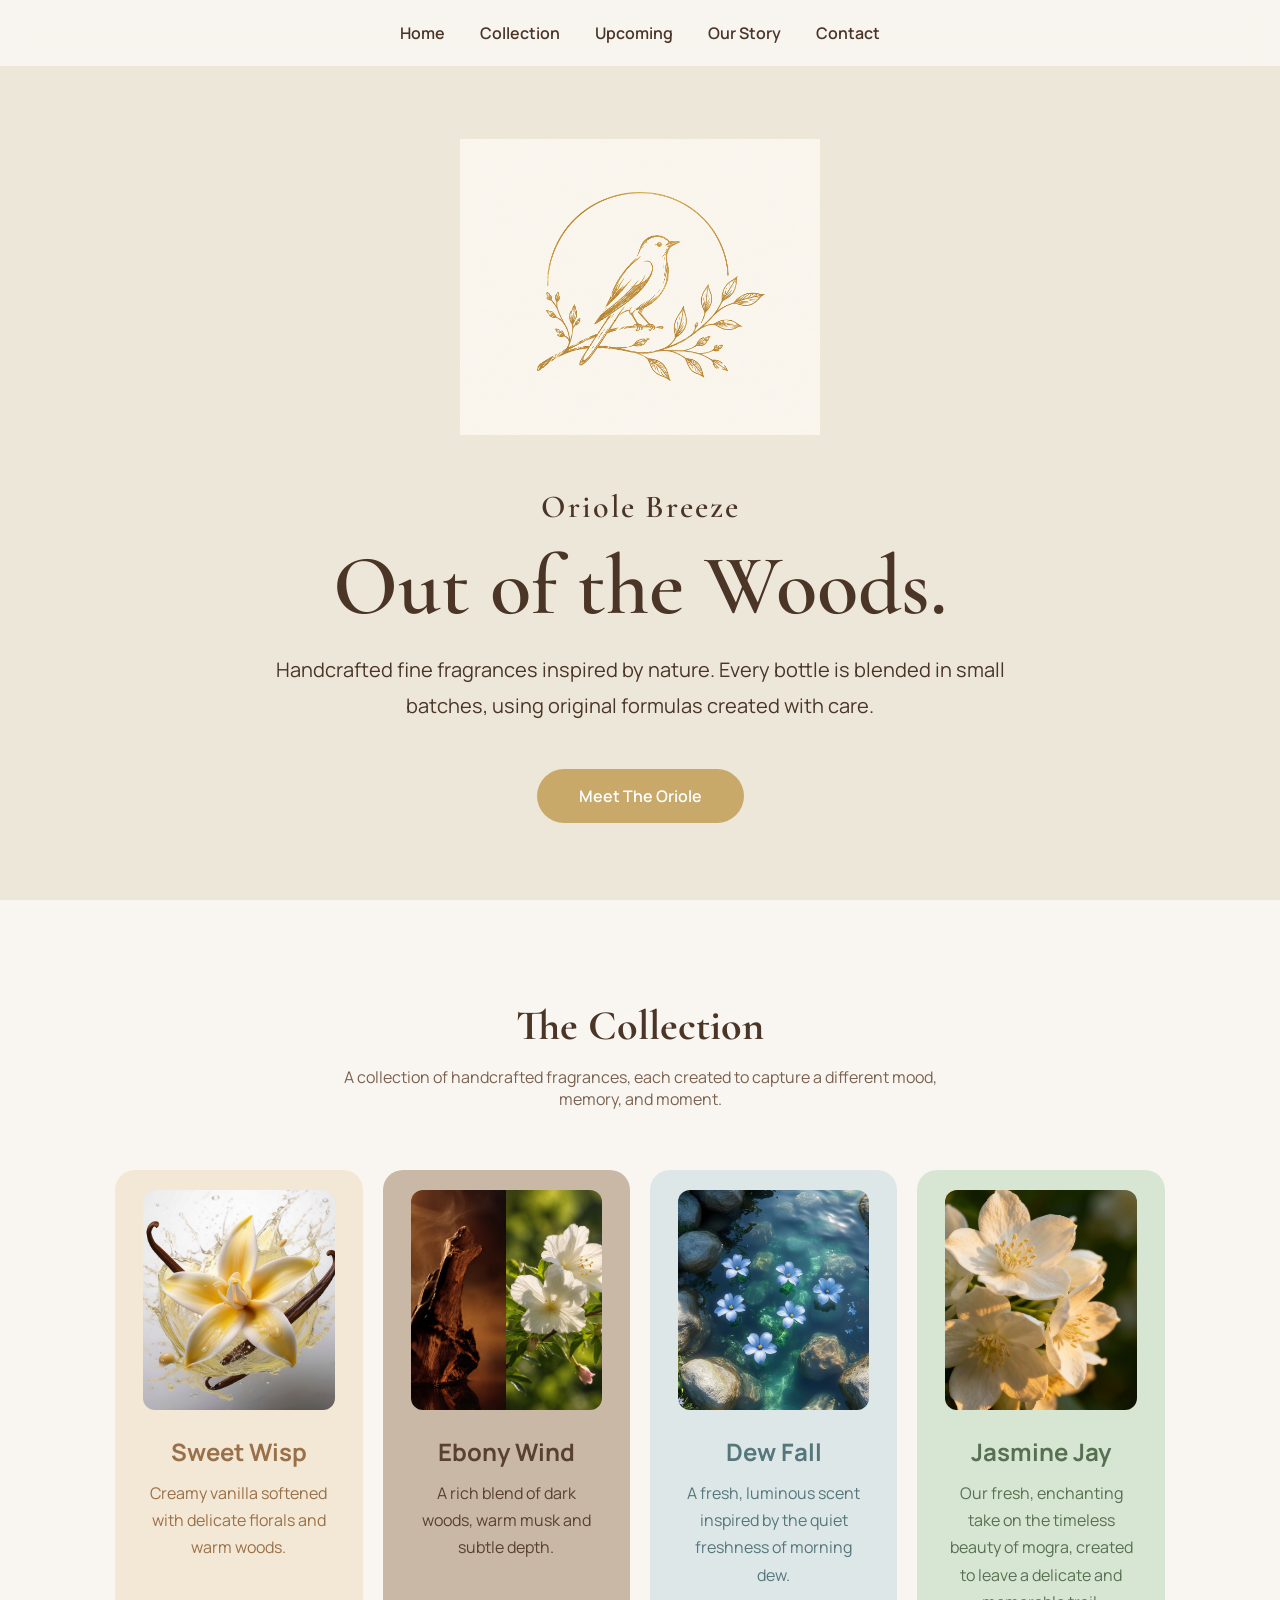
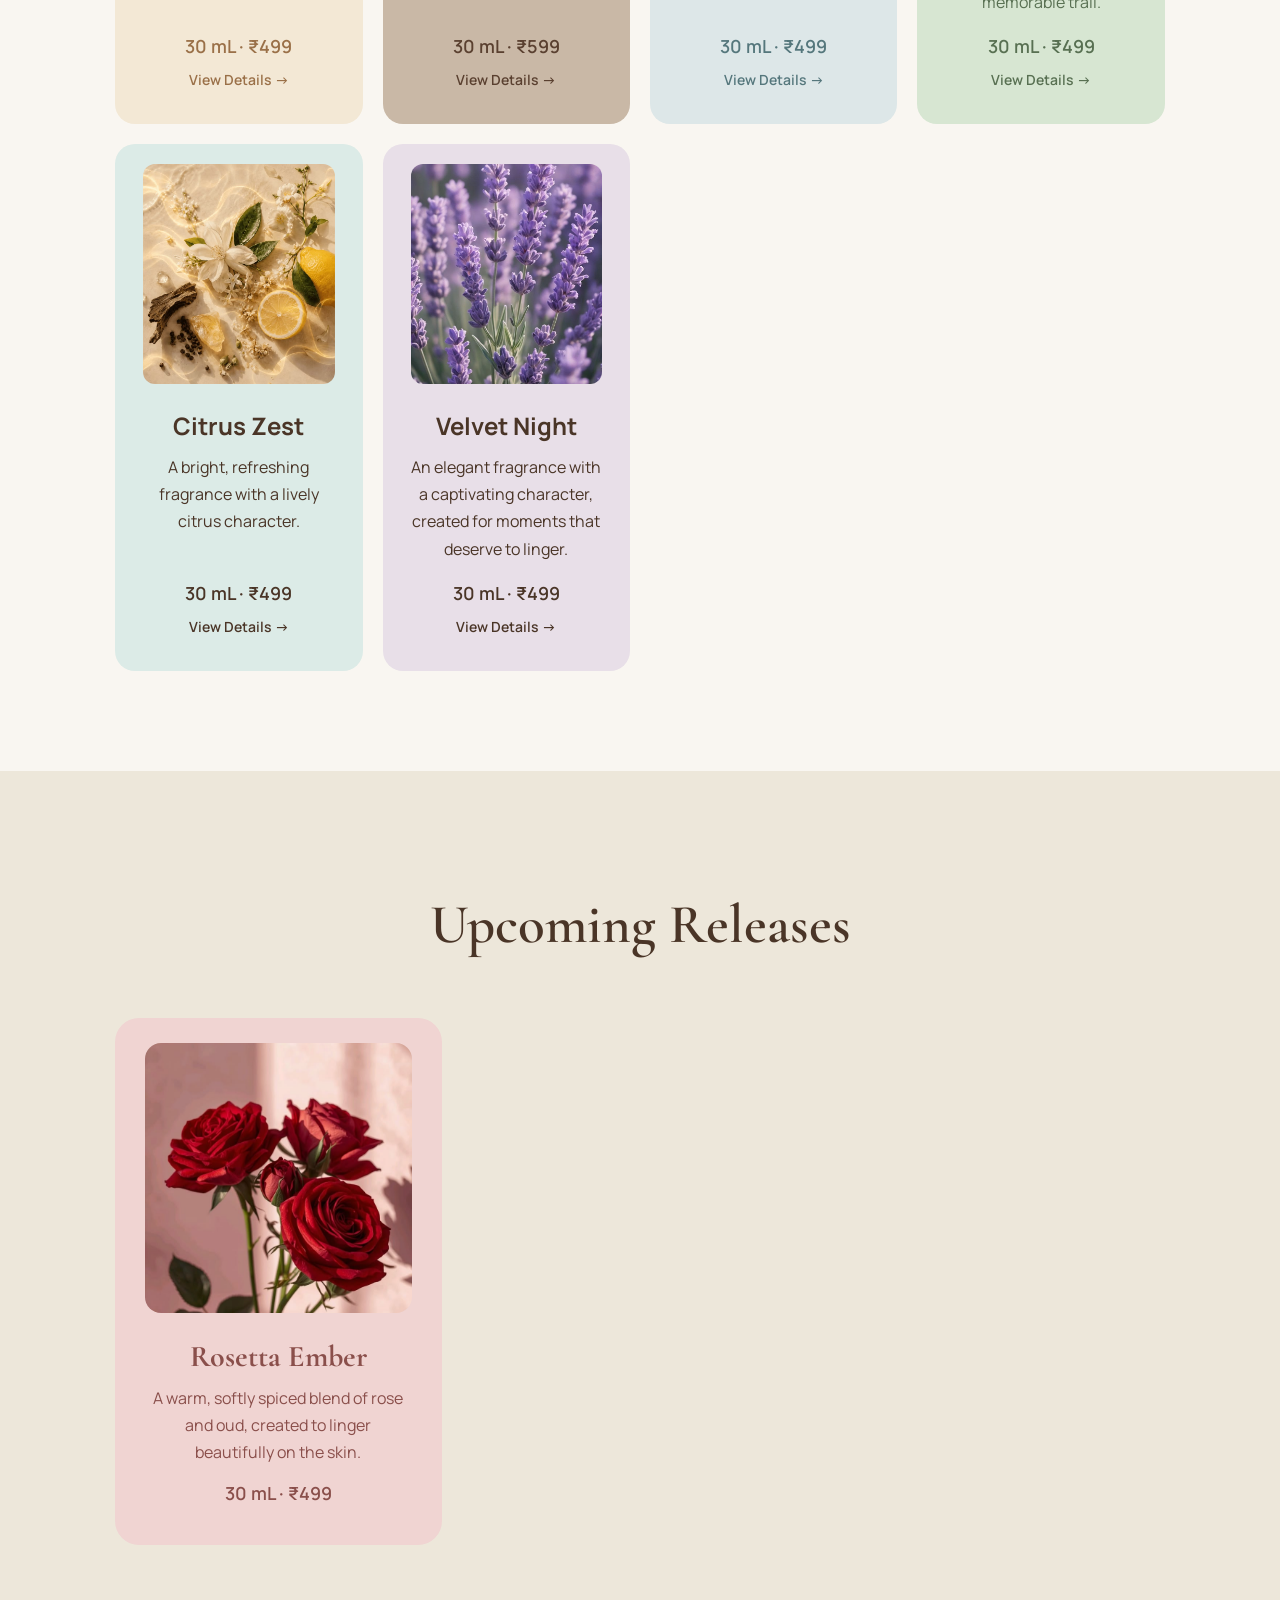
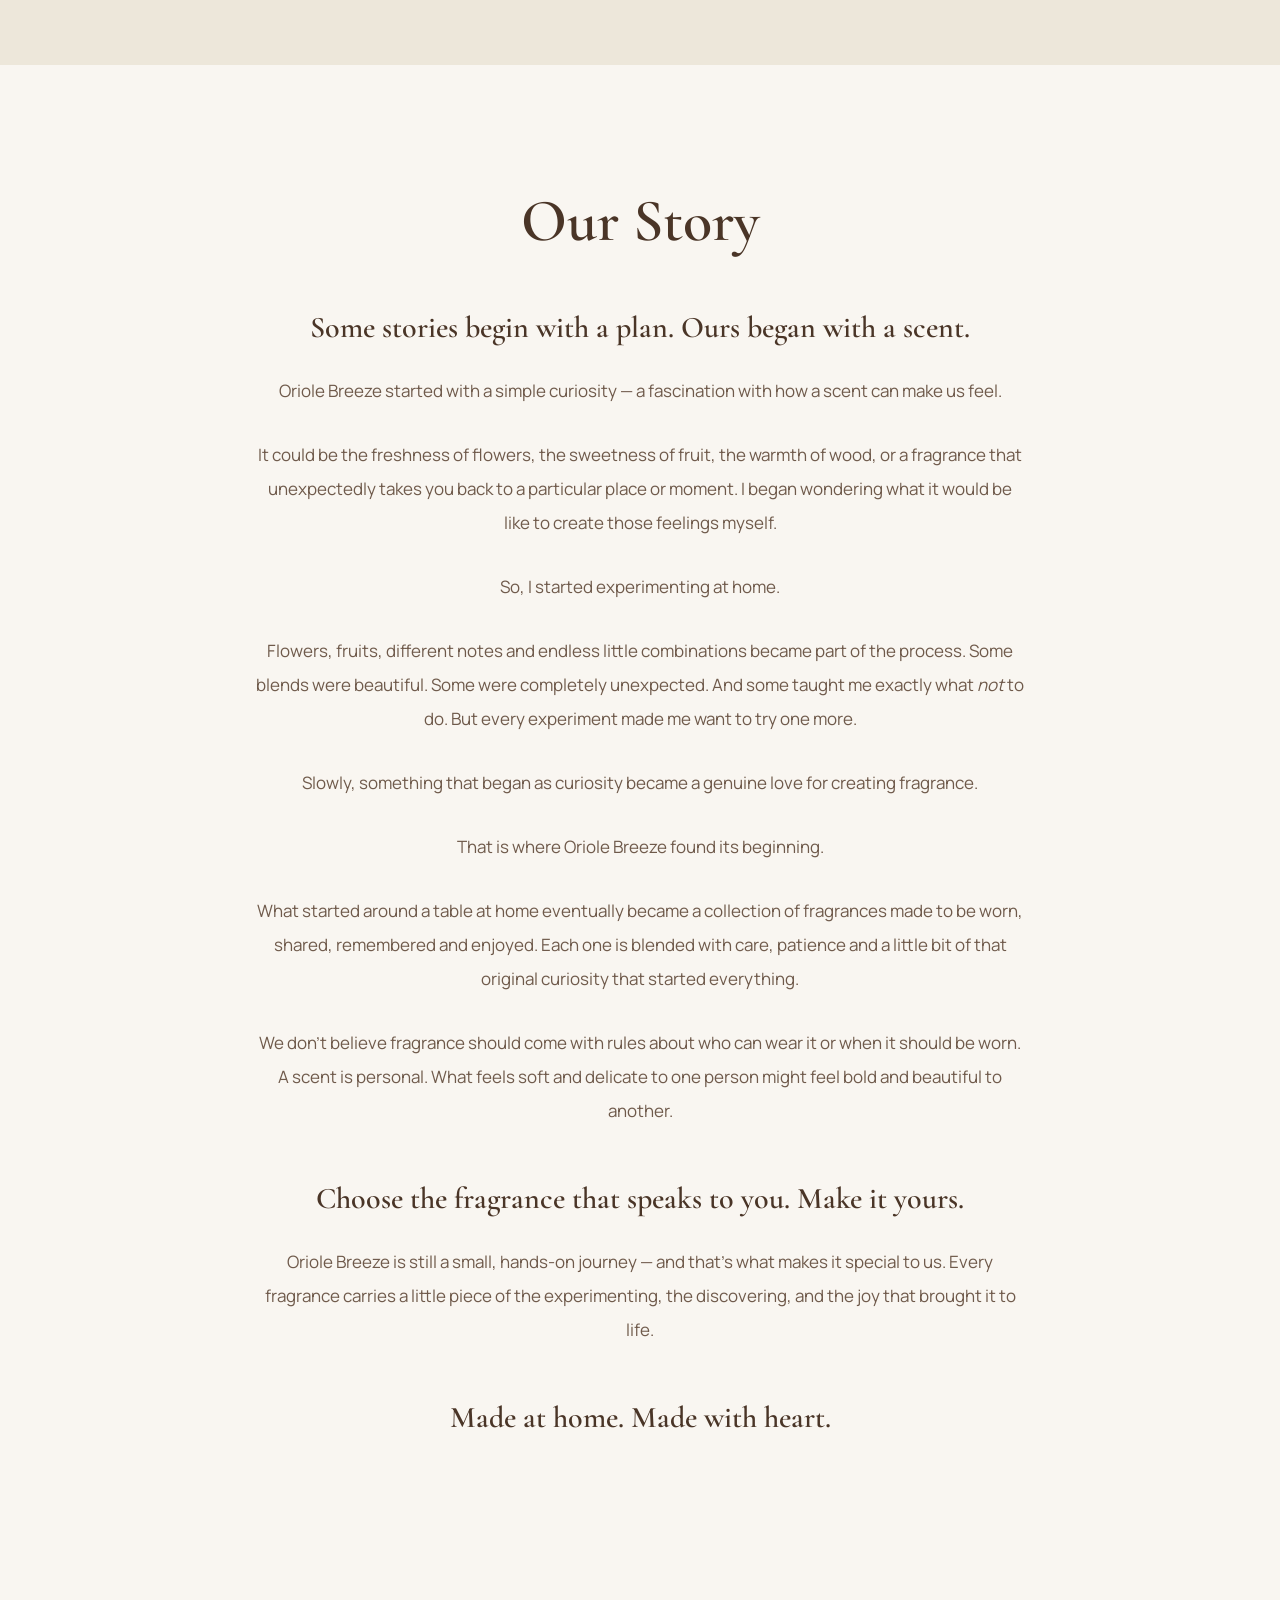
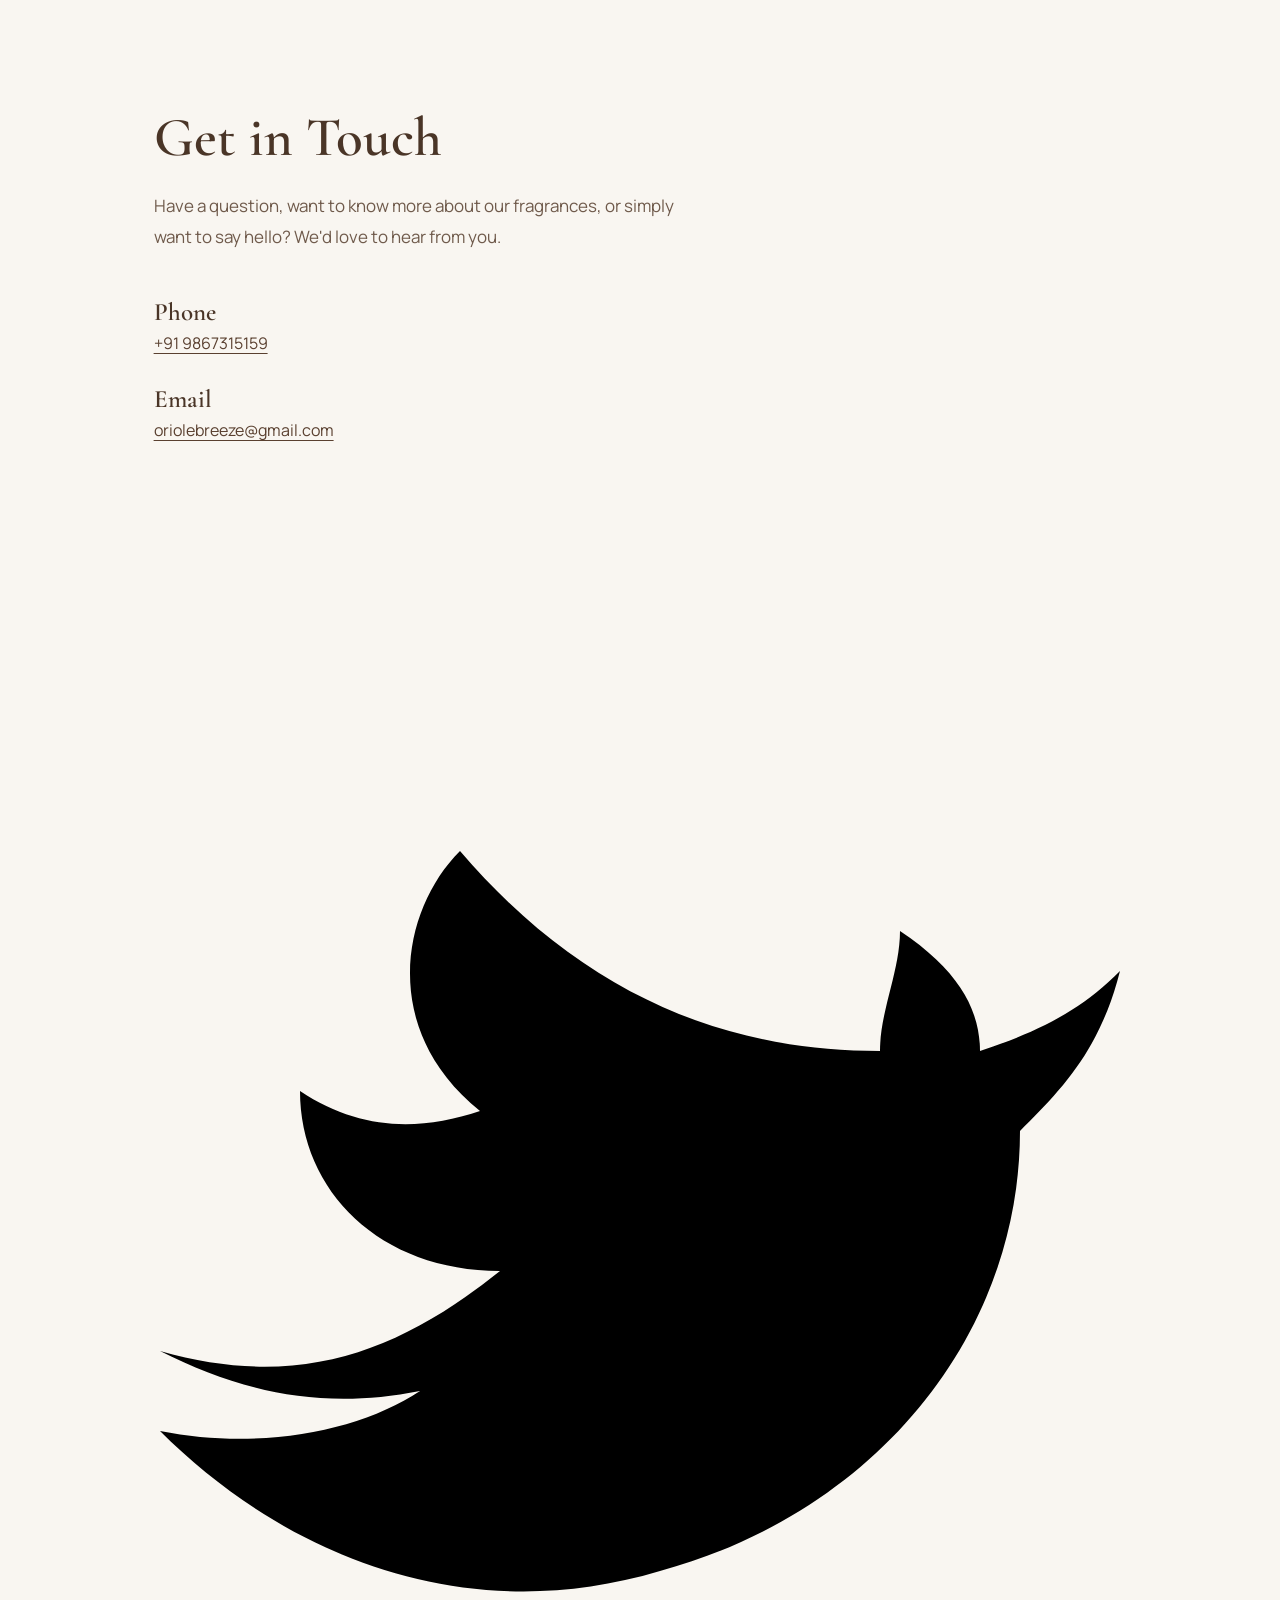
<file: index.html>
<!DOCTYPE html>
<html lang="en">

<head>

<meta charset="UTF-8">
<meta name="viewport" content="width=device-width, initial-scale=1.0">

<title>Oriole Breeze | Out of the Woods.</title>

<link rel="preconnect" href="https://fonts.googleapis.com">
<link rel="preconnect" href="https://fonts.gstatic.com" crossorigin>

<link href="https://fonts.googleapis.com/css2?family=Cormorant+Garamond:wght@400;500;600;700&family=Manrope:wght@300;400;500;600&display=swap" rel="stylesheet">

<link rel="stylesheet" href="style.css">

<style>

.brand-name{
    font-family:'Cormorant Garamond',serif;
    font-size:32px;
    font-weight:600;
    letter-spacing:2px;
    margin-bottom:8px;
}

/* PASTEL COLOURS FOR CITRUS ZEST AND VELVET NIGHT */

.products .card.citrus-zest{
    background-color:#DCEBE7;
}

.products .card.velvet-night{
    background-color:#E8DFE8;
}

</style>

</head>

<body>

<!-- NAVIGATION -->

<header>

<nav>

<ul>
<li><a href="#home">Home</a></li>
<li><a href="#collection">Collection</a></li>
<li><a href="#upcoming">Upcoming</a></li>
<li><a href="#story">Our Story</a></li>
<li><a href="#contact">Contact</a></li>
</ul>

</nav>

</header>


<!-- HOME -->

<section class="hero" id="home">

<div class="hero-text">

<img
src="bobo.png"
alt="Bobo, the golden oriole"
class="hero-bobo"
>

<h2 class="brand-name">Oriole Breeze</h2>

<h1>Out of the Woods.</h1>

<p>
Handcrafted fine fragrances inspired by nature.
Every bottle is blended in small batches,
using original formulas created with care.
</p>

<a href="oriole.html" class="button">
Meet The Oriole
</a>

</div>

</section>


<!-- COLLECTION -->

<section class="collection" id="collection">

<h2>The Collection</h2>

<p class="collection-intro">
A collection of handcrafted fragrances, each created to capture
a different mood, memory, and moment.
</p>

<div class="products">


<!-- SWEET WISP -->

<a href="Sweet-Wisp.html" class="card sweet-wisp">

<img src="Sweet Wisp.jpg" alt="Sweet Wisp">

<h3>Sweet Wisp</h3>

<p>
Creamy vanilla softened with delicate florals and warm woods.
</p>

<strong>30 mL · ₹499</strong>

<span class="view-details">View Details →</span>

</a>


<!-- EBONY WIND -->

<a href="Ebony-Wind.html" class="card ebony-wind">

<img src="Ebony Wind.png" alt="Ebony Wind">

<h3>Ebony Wind</h3>

<p>
A rich blend of dark woods, warm musk and subtle depth.
</p>

<strong>30 mL · ₹599</strong>

<span class="view-details">View Details →</span>

</a>


<!-- DEW FALL -->

<a href="Dew-Fall.html" class="card dew-fall">

<img src="Dew Fall.jpg" alt="Dew Fall">

<h3>Dew Fall</h3>

<p>
A fresh, luminous scent inspired by the quiet freshness of morning dew.
</p>

<strong>30 mL · ₹499</strong>

<span class="view-details">View Details →</span>

</a>


<!-- JASMINE JAY -->

<a href="Jasmine-Jay.html" class="card jasmine-jay">

<img src="Jasmine Jay.jpg" alt="Jasmine Jay">

<h3>Jasmine Jay</h3>

<p>
Our fresh, enchanting take on the timeless beauty of mogra,
created to leave a delicate and memorable trail.
</p>

<strong>30 mL · ₹499</strong>

<span class="view-details">View Details →</span>

</a>


<!-- CITRUS ZEST -->

<a href="Citrus-Zest.html" class="card citrus-zest">

<img src="Petal Show.jpg" alt="Citrus Zest">

<h3>Citrus Zest</h3>

<p>
A bright, refreshing fragrance with a lively citrus character.
</p>

<strong>30 mL · ₹499</strong>

<span class="view-details">View Details →</span>

</a>


<!-- VELVET NIGHT -->

<a href="Velvet-Night.html" class="card velvet-night">

<img src="Lilac Lark.jpg" alt="Velvet Night">

<h3>Velvet Night</h3>

<p>
An elegant fragrance with a captivating character,
created for moments that deserve to linger.
</p>

<strong>30 mL · ₹499</strong>

<span class="view-details">View Details →</span>

</a>


</div>

</section>


<!-- UPCOMING RELEASES -->

<section class="upcoming" id="upcoming">

<h2>Upcoming Releases</h2>

<div class="upcoming-products">

<!-- ROSETTA EMBER -->

<div class="upcoming-card rosetta-ember">

<img src="Rosetta Ember.jpg" alt="Rosetta Ember">

<h3>Rosetta Ember</h3>

<p>
A warm, softly spiced blend of rose and oud,
created to linger beautifully on the skin.
</p>

<strong>30 mL · ₹499</strong>

</div>

</div>

</section>


<!-- OUR STORY -->

<section class="story" id="story">

<div class="story-text">

<h2>Our Story</h2>

<h3>
Some stories begin with a plan. Ours began with a scent.
</h3>

<p>
Oriole Breeze started with a simple curiosity —
a fascination with how a scent can make us feel.
</p>

<p>
It could be the freshness of flowers, the sweetness of fruit,
the warmth of wood, or a fragrance that unexpectedly takes you
back to a particular place or moment. I began wondering what it
would be like to create those feelings myself.
</p>

<p>
So, I started experimenting at home.
</p>

<p>
Flowers, fruits, different notes and endless little combinations
became part of the process. Some blends were beautiful.
Some were completely unexpected. And some taught me exactly
what <em>not</em> to do. But every experiment made me want to try one more.
</p>

<p>
Slowly, something that began as curiosity became a genuine love
for creating fragrance.
</p>

<p>
That is where Oriole Breeze found its beginning.
</p>

<p>
What started around a table at home eventually became a collection
of fragrances made to be worn, shared, remembered and enjoyed.
Each one is blended with care, patience and a little bit of
that original curiosity that started everything.
</p>

<p>
We don't believe fragrance should come with rules about who can
wear it or when it should be worn. A scent is personal. What feels
soft and delicate to one person might feel bold and beautiful to another.
</p>

<h3>
Choose the fragrance that speaks to you. Make it yours.
</h3>

<p>
Oriole Breeze is still a small, hands-on journey — and that's what
makes it special to us. Every fragrance carries a little piece of
the experimenting, the discovering, and the joy that brought it to life.
</p>

<h3>
Made at home. Made with heart.
</h3>

</div>

</section>


<!-- CONTACT -->

<section class="contact" id="contact">

<h2>Get in Touch</h2>

<p class="contact-intro">
Have a question, want to know more about our fragrances,
or simply want to say hello?
We'd love to hear from you.
</p>

<div class="contact-details">

<p>
<strong>Phone</strong>
<a href="tel:+919867315159">+91 9867315159</a>
</p>

<p>
<strong>Email</strong>
<a href="mailto:oriolebreeze@gmail.com">
oriolebreeze@gmail.com
</a>
</p>

</div>

</section>


<!-- SHOPPING CART BIRD -->

<a href="cart.html" class="cart-bird" aria-label="Shopping Cart">

<svg viewBox="0 0 64 64" xmlns="http://www.w3.org/2000/svg">

<path d="M8 38
C15 40 20 38 25 34
C19 34 15 30 15 25
C18 27 21 27 24 26
C19 22 20 16 23 13
C29 20 36 23 44 23
C44 21 45 19 45 17
C48 19 49 21 49 23
C52 22 54 21 56 19
C55 23 53 25 51 27
C51 37 44 46 33 49
C23 52 14 48 8 42
C13 43 18 42 21 40
C16 41 12 40 8 38Z"/>

</svg>

</a>

</body>

</html>
</file>
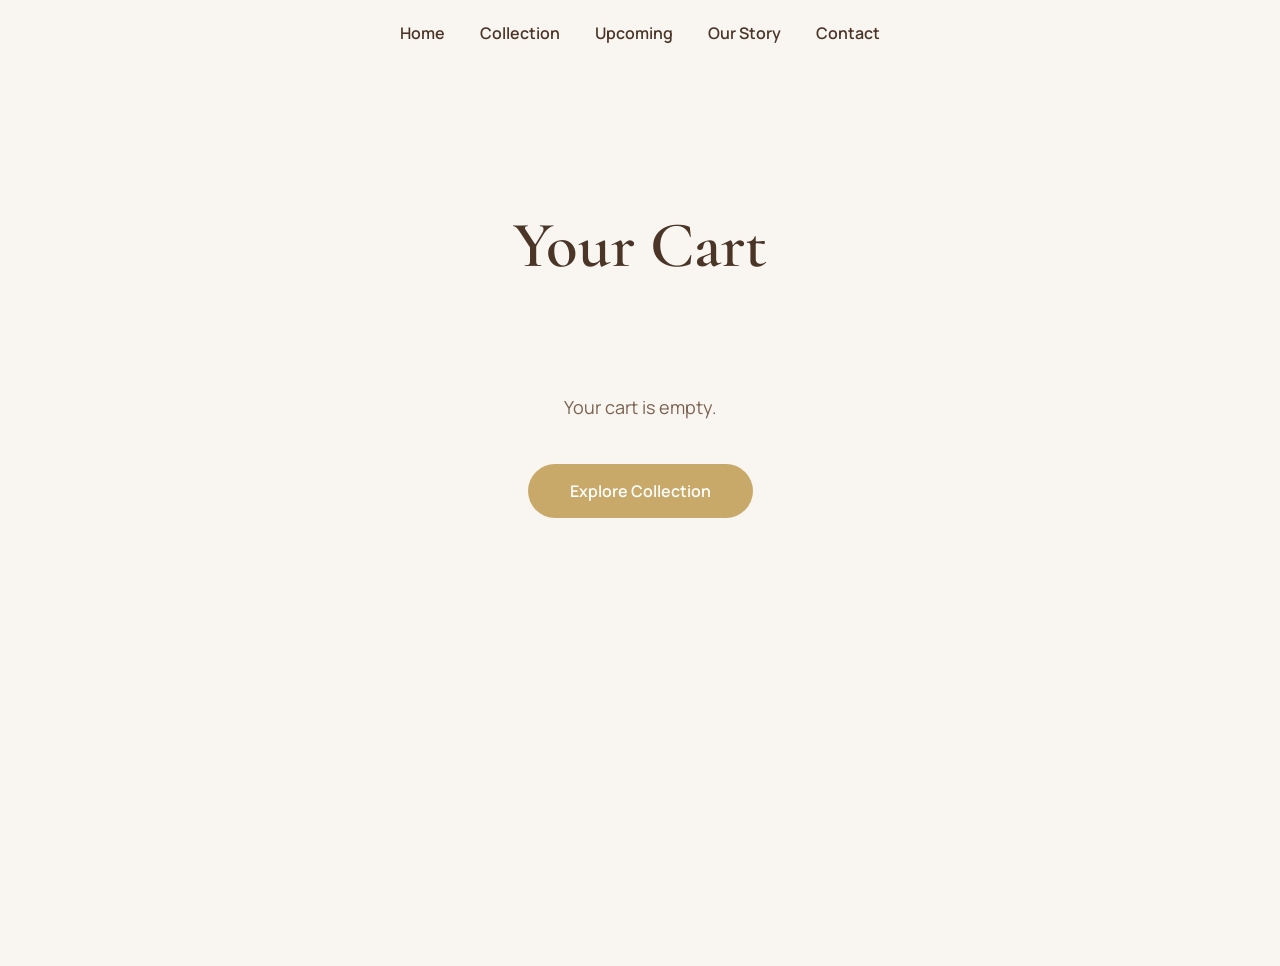
<file: cart.html>
<!DOCTYPE html>
<html lang="en">

<head>

<meta charset="UTF-8">
<meta name="viewport" content="width=device-width, initial-scale=1.0">

<title>Your Cart | Oriole Breeze</title>

<link rel="preconnect" href="https://fonts.googleapis.com">
<link rel="preconnect" href="https://fonts.gstatic.com" crossorigin>

<link href="https://fonts.googleapis.com/css2?family=Cormorant+Garamond:wght@400;500;600;700&family=Manrope:wght@300;400;500;600&display=swap" rel="stylesheet">

<style>

*{
margin:0;
padding:0;
box-sizing:border-box;
}

body{
font-family:'Manrope',sans-serif;
background:#F9F6F1;
color:#4A3527;
}

nav{
width:100%;
padding:22px 9%;
display:flex;
justify-content:center;
background:rgba(249,246,241,.92);
backdrop-filter:blur(12px);
}

nav ul{
display:flex;
gap:35px;
list-style:none;
}

nav a{
text-decoration:none;
color:#4A3527;
font-weight:600;
}

.cart-page{
min-height:100vh;
padding:140px 9% 100px;
max-width:1000px;
margin:auto;
}

.cart-page h1{
font-family:'Cormorant Garamond',serif;
font-size:65px;
font-weight:600;
margin-bottom:50px;
text-align:center;
}

.cart-item{
display:flex;
align-items:center;
justify-content:space-between;
gap:30px;
padding:25px 0;
border-bottom:1px solid #DED4C8;
}

.cart-item-info h2{
font-family:'Cormorant Garamond',serif;
font-size:30px;
margin-bottom:6px;
}

.cart-item-info p{
color:#7b6250;
font-size:15px;
}

.cart-controls{
display:flex;
align-items:center;
gap:15px;
}

.cart-controls button{
width:34px;
height:34px;
border:none;
border-radius:50%;
background:#E8D8C3;
color:#4A3527;
font-size:18px;
cursor:pointer;
}

.cart-quantity{
min-width:20px;
text-align:center;
}

.cart-price{
font-size:18px;
font-weight:600;
min-width:90px;
text-align:right;
}

.remove{
border:none;
background:none;
color:#9A7048;
cursor:pointer;
font-family:'Manrope',sans-serif;
font-size:13px;
}

.remove:hover{
color:#4A3527;
}

.cart-summary{
margin-top:45px;
padding:30px;
background:#F3E8D5;
border-radius:20px;
text-align:right;
}

.cart-summary p{
font-size:18px;
margin-bottom:20px;
}

.cart-summary strong{
font-size:26px;
}

.checkout-button{
display:inline-block;
margin-top:20px;
padding:16px 42px;
background:#C8A96A;
color:white;
border:none;
border-radius:50px;
font-family:'Manrope',sans-serif;
font-size:16px;
font-weight:600;
cursor:pointer;
text-decoration:none;
transition:.3s;
}

.checkout-button:hover{
background:#4A3527;
transform:translateY(-3px);
}

.empty-cart{
text-align:center;
padding:60px 20px;
color:#7b6250;
}

.empty-cart p{
font-size:18px;
margin-bottom:25px;
}

@media(max-width:700px){

.cart-page{
padding:120px 7% 70px;
}

.cart-page h1{
font-size:50px;
}

.cart-item{
flex-wrap:wrap;
}

.cart-price{
text-align:left;
}

.cart-summary{
text-align:center;
}

}

</style>

</head>

<body>

<nav>

<ul>

<li><a href="index.html">Home</a></li>

<li><a href="index.html#collection">Collection</a></li>

<li><a href="index.html#upcoming">Upcoming</a></li>

<li><a href="index.html#story">Our Story</a></li>

<li><a href="index.html#contact">Contact</a></li>

</ul>

</nav>

<section class="cart-page">

<h1>Your Cart</h1>

<div id="cartItems"></div>

<div class="cart-summary" id="cartSummary">

<p>
Total: <strong id="cartTotal">₹0</strong>
</p>

<button class="checkout-button" onclick="orderOnWhatsApp()">
Order on WhatsApp
</button>

</div>

</section>

<script>

function displayCart(){

let cart = JSON.parse(localStorage.getItem("orioleCart")) || [];

let cartItems = document.getElementById("cartItems");

let cartSummary = document.getElementById("cartSummary");

let cartTotal = document.getElementById("cartTotal");

if(cart.length === 0){

cartItems.innerHTML = `
<div class="empty-cart">

<p>Your cart is empty.</p>

<a href="index.html#collection" class="checkout-button">
Explore Collection
</a>

</div>
`;

cartSummary.style.display = "none";

return;

}

cartSummary.style.display = "block";

let total = 0;

cartItems.innerHTML = "";

cart.forEach((item,index) => {

let itemTotal = item.price * item.quantity;

total += itemTotal;

cartItems.innerHTML += `

<div class="cart-item">

<div class="cart-item-info">

<h2>${item.name}</h2>

<p>30 mL · ₹${item.price}</p>

</div>

<div class="cart-controls">

<button onclick="changeQuantity(${index},-1)">
−
</button>

<span class="cart-quantity">
${item.quantity}
</span>

<button onclick="changeQuantity(${index},1)">
+
</button>

</div>

<div class="cart-price">
₹${itemTotal}
</div>

<button class="remove" onclick="removeItem(${index})">
Remove
</button>

</div>

`;

});

cartTotal.textContent = "₹" + total;

}

function changeQuantity(index,amount){

let cart = JSON.parse(localStorage.getItem("orioleCart")) || [];

cart[index].quantity += amount;

if(cart[index].quantity <= 0){
cart.splice(index,1);
}

localStorage.setItem("orioleCart",JSON.stringify(cart));

displayCart();

}

function removeItem(index){

let cart = JSON.parse(localStorage.getItem("orioleCart")) || [];

cart.splice(index,1);

localStorage.setItem("orioleCart",JSON.stringify(cart));

displayCart();

}

/* WHATSAPP ORDER */

function orderOnWhatsApp(){

let cart = JSON.parse(localStorage.getItem("orioleCart")) || [];

if(cart.length === 0){
return;
}

let total = 0;

let message = "Hi Oriole Breeze! 🐦✨\n\n";

message += "I'd like to place an order:\n\n";

cart.forEach(item => {

let itemTotal = item.price * item.quantity;

total += itemTotal;

message += `${item.name} × ${item.quantity} — ₹${itemTotal}\n`;

});

message += `\nTotal: ₹${total}\n\n`;

message += "Name:\n";
message += "Address:\n";
message += "Phone:\n";

let whatsappNumber = "919867315159";

let whatsappURL =
"https://wa.me/" + whatsappNumber +
"?text=" + encodeURIComponent(message);

window.open(whatsappURL, "_blank");

}

displayCart();

</script>

</body>

</html>
</file>
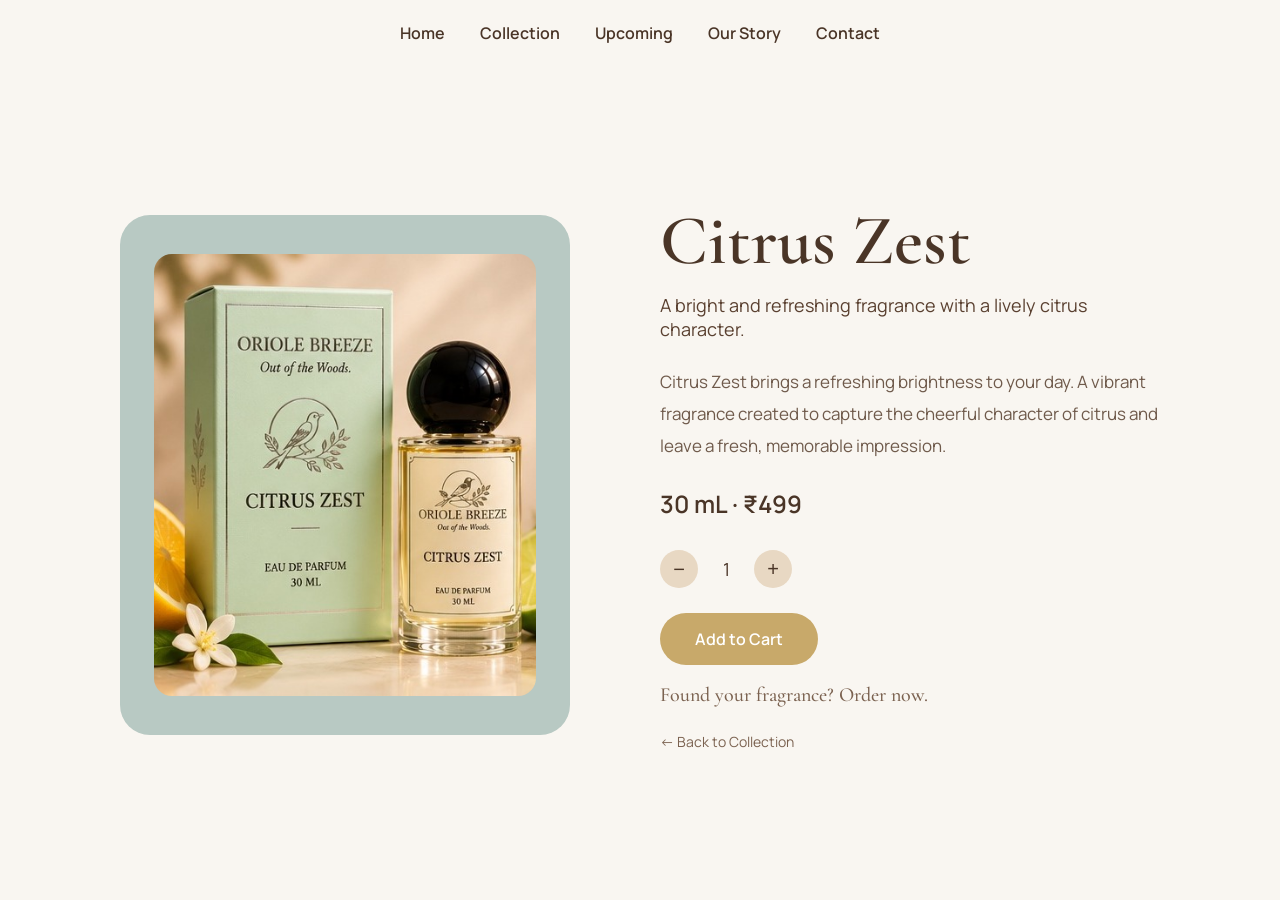
<file: Citrus-Zest.html>
<!DOCTYPE html>
<html lang="en">

<head>
<meta charset="UTF-8">
<meta name="viewport" content="width=device-width, initial-scale=1.0">

<title>Citrus Zest | Oriole Breeze</title>

<link rel="preconnect" href="https://fonts.googleapis.com">
<link rel="preconnect" href="https://fonts.gstatic.com" crossorigin>

<link href="https://fonts.googleapis.com/css2?family=Cormorant+Garamond:wght@400;500;600;700&family=Manrope:wght@300;400;500;600&display=swap" rel="stylesheet">

<link rel="stylesheet" href="style.css">

<style>

.product-page{
min-height:100vh;
padding:150px 9% 100px;
display:flex;
align-items:center;
justify-content:center;
gap:90px;
}

.product-image{
width:450px;
height:520px;
background:#B8C9C3;
border-radius:30px;
display:flex;
align-items:center;
justify-content:center;
overflow:hidden;
}

.product-image img{
width:85%;
height:85%;
object-fit:cover;
border-radius:18px;
}

.product-details{
max-width:500px;
}

.product-details h1{
font-family:'Cormorant Garamond',serif;
font-size:70px;
font-weight:600;
margin-bottom:10px;
}

.product-subtitle{
font-size:18px;
color:#5A4030;
margin-bottom:25px;
}

.product-description{
font-size:17px;
line-height:1.9;
color:#6f5a4b;
margin-bottom:25px;
}

.product-price{
font-size:24px;
font-weight:600;
margin-bottom:30px;
}

.quantity{
display:flex;
align-items:center;
gap:18px;
margin-bottom:25px;
}

.quantity button{
width:38px;
height:38px;
border:none;
border-radius:50%;
background:#E8D8C3;
color:#4A3527;
font-size:20px;
cursor:pointer;
}

.quantity span{
font-size:18px;
min-width:20px;
text-align:center;
}

.button{
display:inline-block;
padding:15px 35px;
background:#C8A96A;
color:white;
text-decoration:none;
border-radius:50px;
font-family:'Manrope',sans-serif;
font-size:16px;
font-weight:600;
border:none;
cursor:pointer;
transition:.3s;
}

.button:hover{
background:#4A3527;
transform:translateY(-3px);
}

.cart-message{
display:none;
margin-top:18px;
color:#6A805F;
font-size:15px;
}

.order-now{
display:block;
margin-top:18px;
color:#7b6250;
text-decoration:none;
font-family:'Cormorant Garamond',serif;
font-size:20px;
font-weight:500;
transition:.3s;
}

.order-now:hover{
color:#C8A96A;
}

.back{
display:inline-block;
margin-top:25px;
color:#7b6250;
text-decoration:none;
font-size:14px;
}

.back:hover{
color:#C8A96A;
}

@media(max-width:800px){
.product-page{
flex-direction:column;
padding:120px 7% 70px;
gap:50px;
}
.product-image{
width:90%;
height:450px;
}
.product-details h1{
font-size:55px;
}
}

</style>
</head>

<body>

<header>
<nav>
<ul>
<li><a href="index.html">Home</a></li>
<li><a href="index.html#collection">Collection</a></li>
<li><a href="index.html#upcoming">Upcoming</a></li>
<li><a href="index.html#story">Our Story</a></li>
<li><a href="index.html#contact">Contact</a></li>
</ul>
</nav>
</header>

<section class="product-page">

<div class="product-image">
<img src="citrus zest.jpg" alt="Citrus Zest perfume">
</div>

<div class="product-details">

<h1>Citrus Zest</h1>

<p class="product-subtitle">
A bright and refreshing fragrance with a lively citrus character.
</p>

<p class="product-description">
Citrus Zest brings a refreshing brightness to your day.
A vibrant fragrance created to capture the cheerful character
of citrus and leave a fresh, memorable impression.
</p>

<p class="product-price">
30 mL · ₹499
</p>

<div class="quantity">
<button onclick="changeQuantity(-1)">−</button>
<span id="quantity">1</span>
<button onclick="changeQuantity(1)">+</button>
</div>

<button class="button" onclick="addToCart()">
Add to Cart
</button>

<p class="cart-message" id="cartMessage">
Added to your cart ♡
</p>

<a href="cart.html" class="order-now">
Found your fragrance? Order now.
</a>

<a href="index.html#collection" class="back">
← Back to Collection
</a>

</div>
</section>

<script>

let quantity = 1;

function changeQuantity(amount){
quantity += amount;
if(quantity < 1){
quantity = 1;
}
document.getElementById("quantity").textContent = quantity;
}

function addToCart(){

let cart = JSON.parse(localStorage.getItem("orioleCart")) || [];

let existingItem = cart.find(item => item.name === "Citrus Zest");

if(existingItem){
existingItem.quantity += quantity;
}else{
cart.push({
name:"Citrus Zest",
price:499,
quantity:quantity
});
}

localStorage.setItem("orioleCart",JSON.stringify(cart));

document.getElementById("cartMessage").style.display = "block";

}

</script>

</body>
</html>
</file>
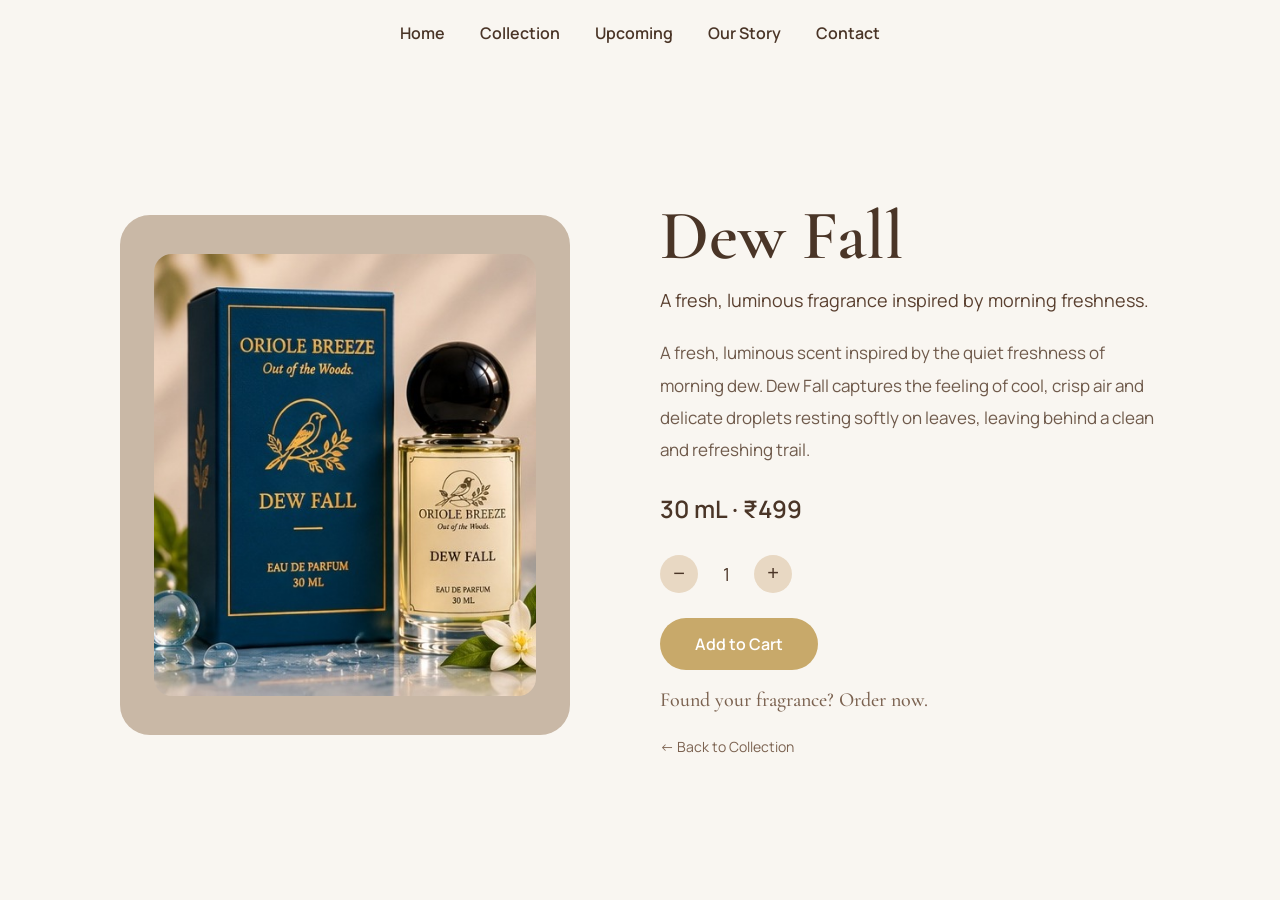
<file: Dew-Fall.html>
<!DOCTYPE html>
<html lang="en">

<head>

<meta charset="UTF-8">
<meta name="viewport" content="width=device-width, initial-scale=1.0">

<title>Dew Fall | Oriole Breeze</title>

<link rel="preconnect" href="https://fonts.googleapis.com">
<link rel="preconnect" href="https://fonts.gstatic.com" crossorigin>

<link href="https://fonts.googleapis.com/css2?family=Cormorant+Garamond:wght@400;500;600;700&family=Manrope:wght@300;400;500;600&display=swap" rel="stylesheet">

<link rel="stylesheet" href="style.css">

<style>

.product-page{
min-height:100vh;
padding:150px 9% 100px;
display:flex;
align-items:center;
justify-content:center;
gap:90px;
}

.product-image{
width:450px;
height:520px;
background:#C9B8A6;
border-radius:30px;
display:flex;
align-items:center;
justify-content:center;
overflow:hidden;
}

.product-image img{
width:85%;
height:85%;
object-fit:cover;
border-radius:18px;
}

.product-details{
max-width:500px;
}

.product-details h1{
font-family:'Cormorant Garamond',serif;
font-size:70px;
font-weight:600;
margin-bottom:10px;
}

.product-subtitle{
font-size:18px;
color:#5A4030;
margin-bottom:25px;
}

.product-description{
font-size:17px;
line-height:1.9;
color:#6f5a4b;
margin-bottom:25px;
}

.product-price{
font-size:24px;
font-weight:600;
margin-bottom:30px;
}

.quantity{
display:flex;
align-items:center;
gap:18px;
margin-bottom:25px;
}

.quantity button{
width:38px;
height:38px;
border:none;
border-radius:50%;
background:#E8D8C3;
color:#4A3527;
font-size:20px;
cursor:pointer;
}

.quantity span{
font-size:18px;
min-width:20px;
text-align:center;
}

.button{
display:inline-block;
padding:15px 35px;
background:#C8A96A;
color:white;
text-decoration:none;
border-radius:50px;
font-family:'Manrope',sans-serif;
font-size:16px;
font-weight:600;
border:none;
cursor:pointer;
transition:.3s;
}

.button:hover{
background:#4A3527;
transform:translateY(-3px);
}

.cart-message{
display:none;
margin-top:18px;
color:#6A805F;
font-size:15px;
}

.order-now{
display:block;
margin-top:18px;
color:#7b6250;
text-decoration:none;
font-family:'Cormorant Garamond',serif;
font-size:20px;
font-weight:500;
transition:.3s;
}

.order-now:hover{
color:#C8A96A;
}

.back{
display:inline-block;
margin-top:25px;
color:#7b6250;
text-decoration:none;
font-size:14px;
}

.back:hover{
color:#C8A96A;
}

@media(max-width:800px){

.product-page{
flex-direction:column;
padding:120px 7% 70px;
gap:50px;
}

.product-image{
width:90%;
height:450px;
}

.product-details h1{
font-size:55px;
}

}

</style>

</head>

<body>

<header>

<nav>

<ul>

<li><a href="index.html">Home</a></li>

<li><a href="index.html#collection">Collection</a></li>

<li><a href="index.html#upcoming">Upcoming</a></li>

<li><a href="index.html#story">Our Story</a></li>

<li><a href="index.html#contact">Contact</a></li>

</ul>

</nav>

</header>

<section class="product-page">

<div class="product-image">

<img src="dew fall.jpg" alt="Dew Fall">

</div>

<div class="product-details">

<h1>Dew Fall</h1>

<p class="product-subtitle">
A fresh, luminous fragrance inspired by morning freshness.
</p>

<p class="product-description">
A fresh, luminous scent inspired by the quiet freshness of morning dew.
Dew Fall captures the feeling of cool, crisp air and delicate droplets
resting softly on leaves, leaving behind a clean and refreshing trail.
</p>

<p class="product-price">
30 mL · ₹499
</p>

<div class="quantity">

<button onclick="changeQuantity(-1)">−</button>

<span id="quantity">1</span>

<button onclick="changeQuantity(1)">+</button>

</div>

<button class="button" onclick="addToCart()">
Add to Cart
</button>

<p class="cart-message" id="cartMessage">
Added to your cart ♡
</p>

<a href="cart.html" class="order-now">
Found your fragrance? Order now.
</a>

<a href="index.html#collection" class="back">
← Back to Collection
</a>

</div>

</section>

<script>

let quantity = 1;

function changeQuantity(amount){

quantity += amount;

if(quantity < 1){
quantity = 1;
}

document.getElementById("quantity").textContent = quantity;

}

function addToCart(){

let cart = JSON.parse(localStorage.getItem("orioleCart")) || [];

let existingItem = cart.find(item => item.name === "Dew Fall");

if(existingItem){

existingItem.quantity += quantity;

}else{

cart.push({
name:"Dew Fall",
price:499,
quantity:quantity
});

}

localStorage.setItem("orioleCart",JSON.stringify(cart));

document.getElementById("cartMessage").style.display = "block";

}

</script>

</body>

</html>
</file>
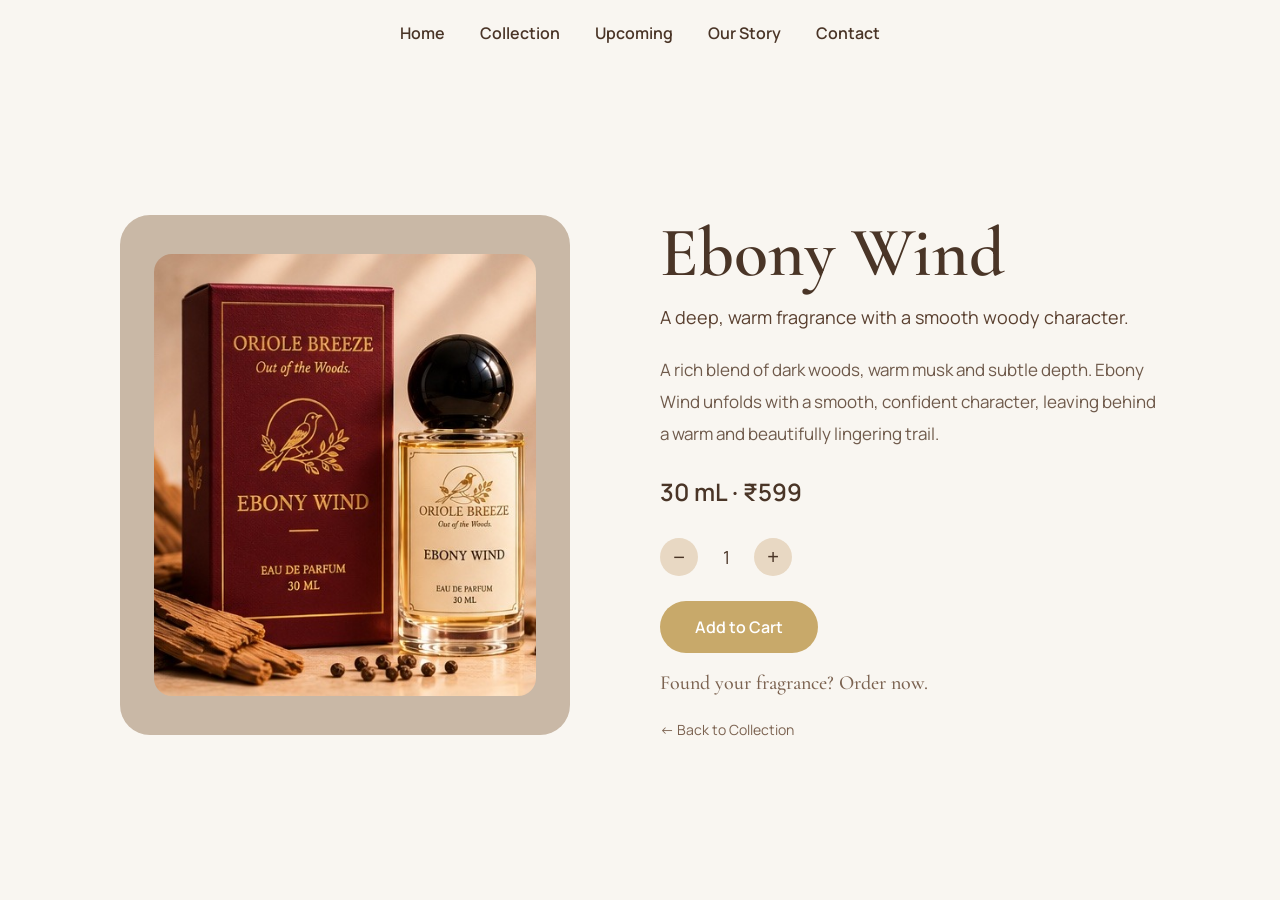
<file: Ebony-Wind.html>
<!DOCTYPE html>
<html lang="en">

<head>

<meta charset="UTF-8">
<meta name="viewport" content="width=device-width, initial-scale=1.0">

<title>Ebony Wind | Oriole Breeze</title>

<link rel="preconnect" href="https://fonts.googleapis.com">
<link rel="preconnect" href="https://fonts.gstatic.com" crossorigin>

<link href="https://fonts.googleapis.com/css2?family=Cormorant+Garamond:wght@400;500;600;700&family=Manrope:wght@300;400;500;600&display=swap" rel="stylesheet">

<link rel="stylesheet" href="style.css">

<style>

.product-page{
min-height:100vh;
padding:150px 9% 100px;
display:flex;
align-items:center;
justify-content:center;
gap:90px;
}

.product-image{
width:450px;
height:520px;
background:#C9B8A6;
border-radius:30px;
display:flex;
align-items:center;
justify-content:center;
overflow:hidden;
}

.product-image img{
width:85%;
height:85%;
object-fit:cover;
border-radius:18px;
}

.product-details{
max-width:500px;
}

.product-details h1{
font-family:'Cormorant Garamond',serif;
font-size:70px;
font-weight:600;
margin-bottom:10px;
}

.product-subtitle{
font-size:18px;
color:#5A4030;
margin-bottom:25px;
}

.product-description{
font-size:17px;
line-height:1.9;
color:#6f5a4b;
margin-bottom:25px;
}

.product-price{
font-size:24px;
font-weight:600;
margin-bottom:30px;
}

.quantity{
display:flex;
align-items:center;
gap:18px;
margin-bottom:25px;
}

.quantity button{
width:38px;
height:38px;
border:none;
border-radius:50%;
background:#E8D8C3;
color:#4A3527;
font-size:20px;
cursor:pointer;
}

.quantity span{
font-size:18px;
min-width:20px;
text-align:center;
}

.button{
display:inline-block;
padding:15px 35px;
background:#C8A96A;
color:white;
text-decoration:none;
border-radius:50px;
font-family:'Manrope',sans-serif;
font-size:16px;
font-weight:600;
border:none;
cursor:pointer;
transition:.3s;
}

.button:hover{
background:#4A3527;
transform:translateY(-3px);
}

.cart-message{
display:none;
margin-top:18px;
color:#6A805F;
font-size:15px;
}

.order-now{
display:block;
margin-top:18px;
color:#7b6250;
text-decoration:none;
font-family:'Cormorant Garamond',serif;
font-size:20px;
font-weight:500;
transition:.3s;
}

.order-now:hover{
color:#C8A96A;
}

.back{
display:inline-block;
margin-top:25px;
color:#7b6250;
text-decoration:none;
font-size:14px;
}

.back:hover{
color:#C8A96A;
}

@media(max-width:800px){

.product-page{
flex-direction:column;
padding:120px 7% 70px;
gap:50px;
}

.product-image{
width:90%;
height:450px;
}

.product-details h1{
font-size:55px;
}

}

</style>

</head>

<body>

<header>

<nav>

<ul>

<li><a href="index.html">Home</a></li>

<li><a href="index.html#collection">Collection</a></li>

<li><a href="index.html#upcoming">Upcoming</a></li>

<li><a href="index.html#story">Our Story</a></li>

<li><a href="index.html#contact">Contact</a></li>

</ul>

</nav>

</header>

<section class="product-page">

<div class="product-image">

<img src="ebony wind.jpg" alt="Ebony Wind">

</div>

<div class="product-details">

<h1>Ebony Wind</h1>

<p class="product-subtitle">
A deep, warm fragrance with a smooth woody character.
</p>

<p class="product-description">
A rich blend of dark woods, warm musk and subtle depth.
Ebony Wind unfolds with a smooth, confident character,
leaving behind a warm and beautifully lingering trail.
</p>

<p class="product-price">
30 mL · ₹599
</p>

<div class="quantity">

<button onclick="changeQuantity(-1)">−</button>

<span id="quantity">1</span>

<button onclick="changeQuantity(1)">+</button>

</div>

<button class="button" onclick="addToCart()">
Add to Cart
</button>

<p class="cart-message" id="cartMessage">
Added to your cart ♡
</p>

<a href="cart.html" class="order-now">
Found your fragrance? Order now.
</a>

<a href="index.html#collection" class="back">
← Back to Collection
</a>

</div>

</section>

<script>

let quantity = 1;

function changeQuantity(amount){

quantity += amount;

if(quantity < 1){
quantity = 1;
}

document.getElementById("quantity").textContent = quantity;

}

function addToCart(){

let cart = JSON.parse(localStorage.getItem("orioleCart")) || [];

let existingItem = cart.find(item => item.name === "Ebony Wind");

if(existingItem){

existingItem.quantity += quantity;

}else{

cart.push({
name:"Ebony Wind",
price:599,
quantity:quantity
});

}

localStorage.setItem("orioleCart",JSON.stringify(cart));

document.getElementById("cartMessage").style.display = "block";

}

</script>

</body>

</html>
</file>
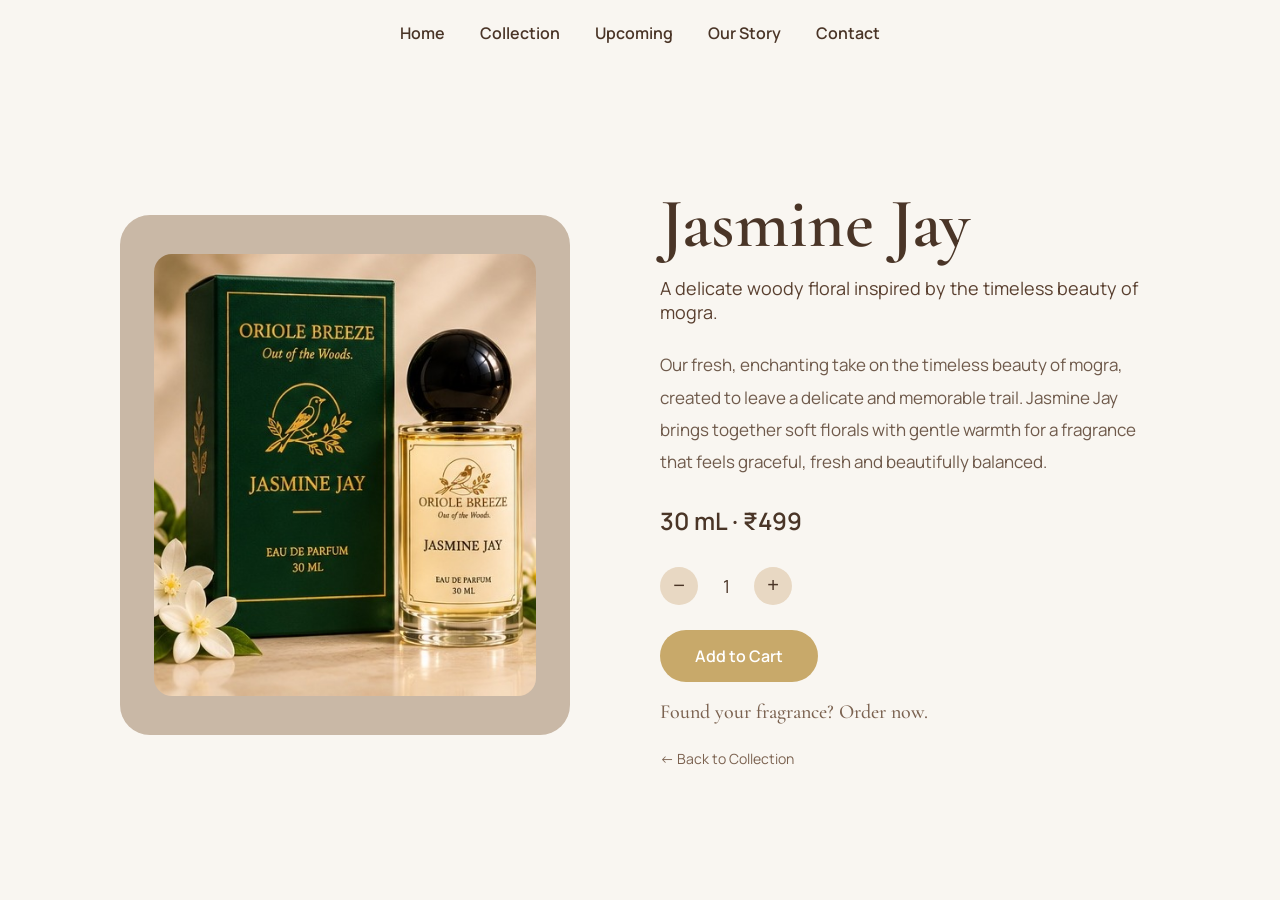
<file: Jasmine-Jay.html>
<!DOCTYPE html>
<html lang="en">

<head>

<meta charset="UTF-8">
<meta name="viewport" content="width=device-width, initial-scale=1.0">

<title>Jasmine Jay | Oriole Breeze</title>

<link rel="preconnect" href="https://fonts.googleapis.com">
<link rel="preconnect" href="https://fonts.gstatic.com" crossorigin>

<link href="https://fonts.googleapis.com/css2?family=Cormorant+Garamond:wght@400;500;600;700&family=Manrope:wght@300;400;500;600&display=swap" rel="stylesheet">

<link rel="stylesheet" href="style.css">

<style>

.product-page{
min-height:100vh;
padding:150px 9% 100px;
display:flex;
align-items:center;
justify-content:center;
gap:90px;
}

.product-image{
width:450px;
height:520px;
background:#C9B8A6;
border-radius:30px;
display:flex;
align-items:center;
justify-content:center;
overflow:hidden;
}

.product-image img{
width:85%;
height:85%;
object-fit:cover;
border-radius:18px;
}

.product-details{
max-width:500px;
}

.product-details h1{
font-family:'Cormorant Garamond',serif;
font-size:70px;
font-weight:600;
margin-bottom:10px;
}

.product-subtitle{
font-size:18px;
color:#5A4030;
margin-bottom:25px;
}

.product-description{
font-size:17px;
line-height:1.9;
color:#6f5a4b;
margin-bottom:25px;
}

.product-price{
font-size:24px;
font-weight:600;
margin-bottom:30px;
}

.quantity{
display:flex;
align-items:center;
gap:18px;
margin-bottom:25px;
}

.quantity button{
width:38px;
height:38px;
border:none;
border-radius:50%;
background:#E8D8C3;
color:#4A3527;
font-size:20px;
cursor:pointer;
}

.quantity span{
font-size:18px;
min-width:20px;
text-align:center;
}

.button{
display:inline-block;
padding:15px 35px;
background:#C8A96A;
color:white;
text-decoration:none;
border-radius:50px;
font-family:'Manrope',sans-serif;
font-size:16px;
font-weight:600;
border:none;
cursor:pointer;
transition:.3s;
}

.button:hover{
background:#4A3527;
transform:translateY(-3px);
}

.cart-message{
display:none;
margin-top:18px;
color:#6A805F;
font-size:15px;
}

.order-now{
display:block;
margin-top:18px;
color:#7b6250;
text-decoration:none;
font-family:'Cormorant Garamond',serif;
font-size:20px;
font-weight:500;
transition:.3s;
}

.order-now:hover{
color:#C8A96A;
}

.back{
display:inline-block;
margin-top:25px;
color:#7b6250;
text-decoration:none;
font-size:14px;
}

.back:hover{
color:#C8A96A;
}

@media(max-width:800px){

.product-page{
flex-direction:column;
padding:120px 7% 70px;
gap:50px;
}

.product-image{
width:90%;
height:450px;
}

.product-details h1{
font-size:55px;
}

}

</style>

</head>

<body>

<header>

<nav>

<ul>

<li><a href="index.html">Home</a></li>

<li><a href="index.html#collection">Collection</a></li>

<li><a href="index.html#upcoming">Upcoming</a></li>

<li><a href="index.html#story">Our Story</a></li>

<li><a href="index.html#contact">Contact</a></li>

</ul>

</nav>

</header>

<section class="product-page">

<div class="product-image">

<img src="jasmine jay.jpg" alt="Jasmine Jay">

</div>

<div class="product-details">

<h1>Jasmine Jay</h1>

<p class="product-subtitle">
A delicate woody floral inspired by the timeless beauty of mogra.
</p>

<p class="product-description">
Our fresh, enchanting take on the timeless beauty of mogra,
created to leave a delicate and memorable trail. Jasmine Jay
brings together soft florals with gentle warmth for a fragrance
that feels graceful, fresh and beautifully balanced.
</p>

<p class="product-price">
30 mL · ₹499
</p>

<div class="quantity">

<button onclick="changeQuantity(-1)">−</button>

<span id="quantity">1</span>

<button onclick="changeQuantity(1)">+</button>

</div>

<button class="button" onclick="addToCart()">
Add to Cart
</button>

<p class="cart-message" id="cartMessage">
Added to your cart ♡
</p>

<a href="cart.html" class="order-now">
Found your fragrance? Order now.
</a>

<a href="index.html#collection" class="back">
← Back to Collection
</a>

</div>

</section>

<script>

let quantity = 1;

function changeQuantity(amount){

quantity += amount;

if(quantity < 1){
quantity = 1;
}

document.getElementById("quantity").textContent = quantity;

}

function addToCart(){

let cart = JSON.parse(localStorage.getItem("orioleCart")) || [];

let existingItem = cart.find(item => item.name === "Jasmine Jay");

if(existingItem){

existingItem.quantity += quantity;

}else{

cart.push({
name:"Jasmine Jay",
price:499,
quantity:quantity
});

}

localStorage.setItem("orioleCart",JSON.stringify(cart));

document.getElementById("cartMessage").style.display = "block";

}

</script>

</body>

</html>
</file>
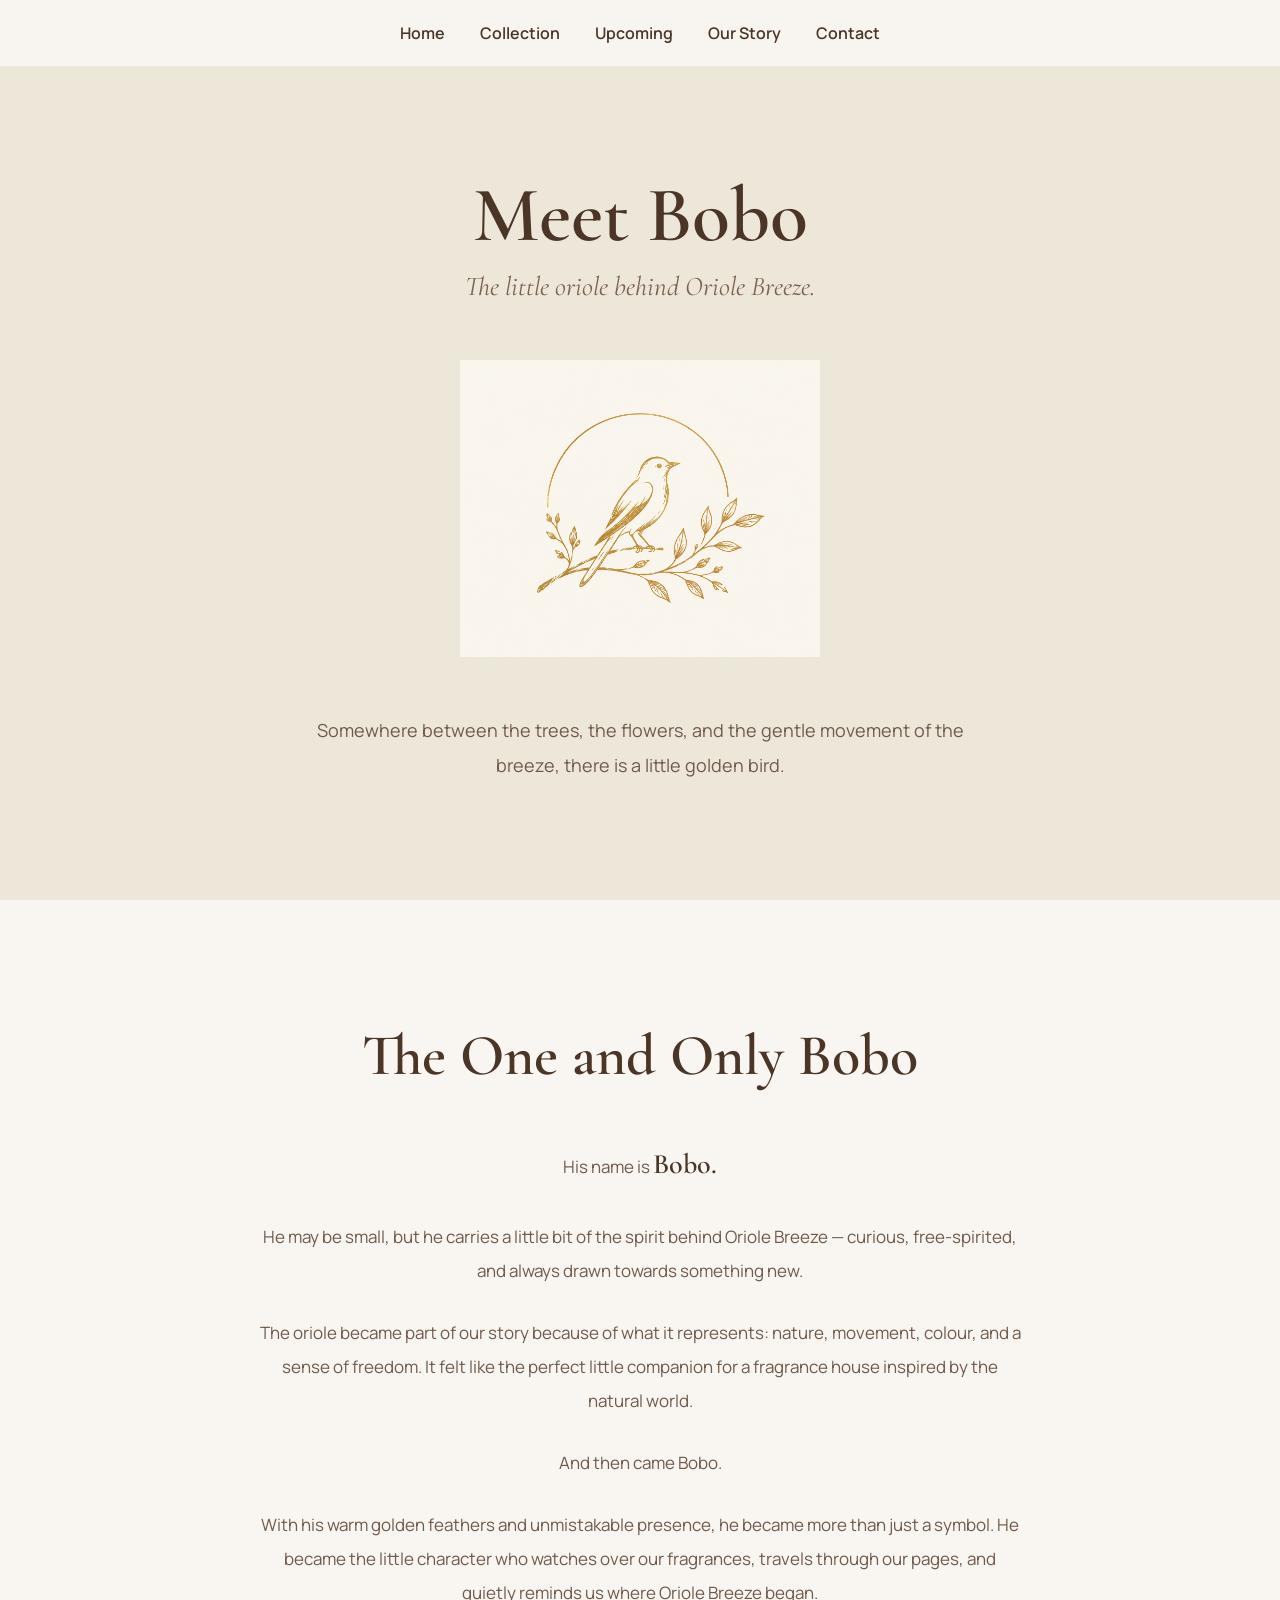
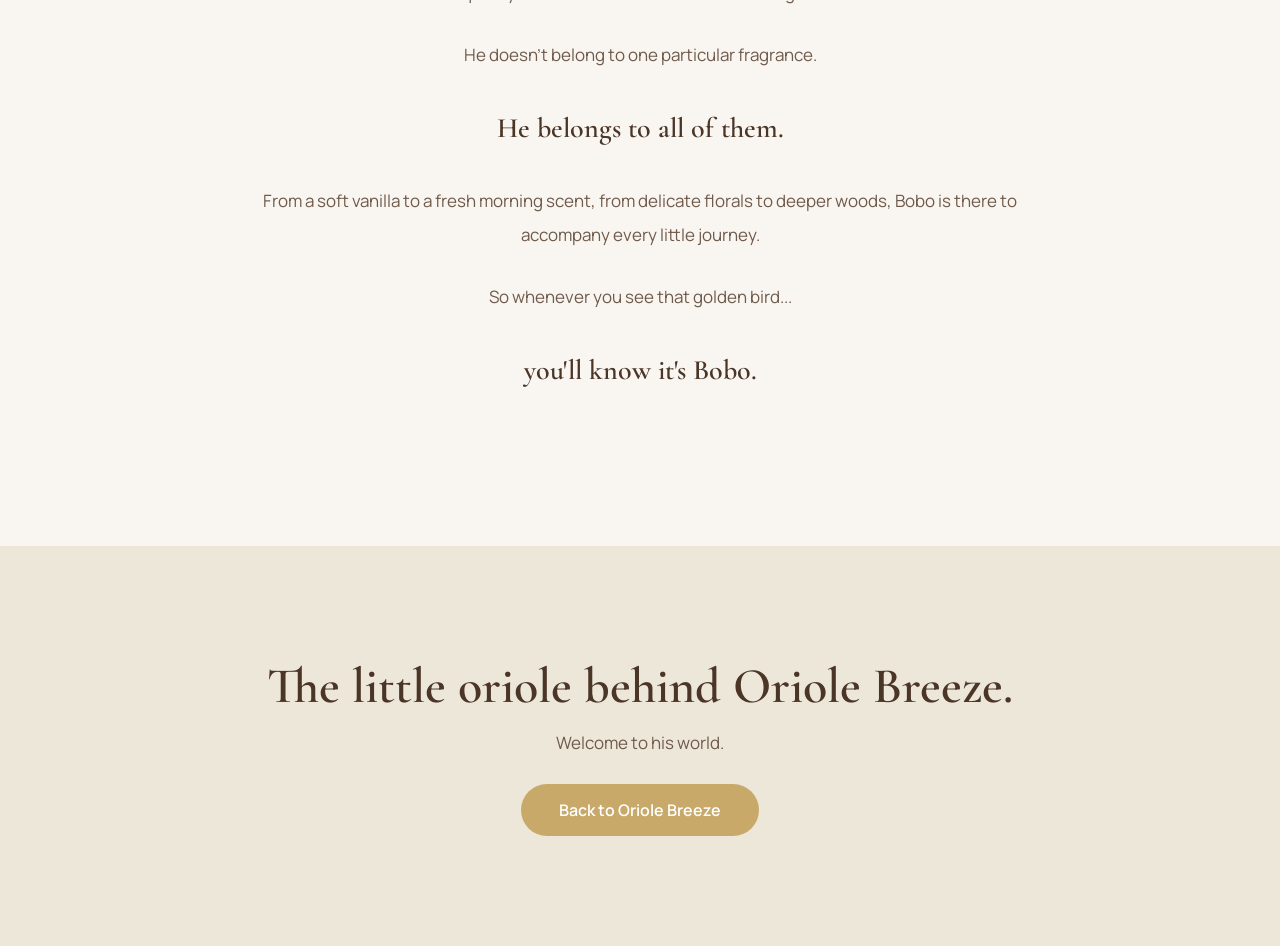
<file: oriole.html>
<!DOCTYPE html>
<html lang="en">

<head>

<meta charset="UTF-8">
<meta name="viewport" content="width=device-width, initial-scale=1.0">

<title>Meet Bobo | Oriole Breeze</title>

<link rel="preconnect" href="https://fonts.googleapis.com">
<link rel="preconnect" href="https://fonts.gstatic.com" crossorigin>

<link href="https://fonts.googleapis.com/css2?family=Cormorant+Garamond:wght@400;500;600;700&family=Manrope:wght@300;400;500;600&display=swap" rel="stylesheet">

<style>

*{
margin:0;
padding:0;
box-sizing:border-box;
}

html{
scroll-behavior:smooth;
}

body{
font-family:'Manrope',sans-serif;
background:#F9F6F1;
color:#4A3527;
}


/* NAVIGATION */

nav{
width:100%;
padding:22px 9%;
display:flex;
justify-content:center;
align-items:center;
position:fixed;
top:0;
left:0;
background:rgba(249,246,241,.92);
backdrop-filter:blur(12px);
z-index:1000;
}

nav ul{
display:flex;
gap:35px;
align-items:center;
list-style:none;
}

nav a{
text-decoration:none;
color:#4A3527;
font-weight:600;
transition:.35s;
}

nav a:hover{
color:#C8A96A;
}


/* BOBO HERO */

.bobo-hero{
min-height:100vh;
padding:130px 20px 80px;
display:flex;
flex-direction:column;
justify-content:center;
align-items:center;
text-align:center;
background:#EDE7DA;
}

.bobo-hero h1{
font-family:'Cormorant Garamond',serif;
font-size:78px;
font-weight:600;
margin-bottom:8px;
}

.bobo-subtitle{
font-family:'Cormorant Garamond',serif;
font-size:27px;
font-style:italic;
color:#7B6250;
margin-bottom:25px;
}


/* BOBO IMAGE */

.bobo-image{
display:block;
width:360px;
height:360px;
object-fit:contain;
margin:0 auto 25px;
}


/* BOBO INTRO */

.bobo-intro{
max-width:650px;
font-size:18px;
line-height:1.9;
color:#6F5A4B;
}


/* BOBO STORY */

.bobo-story{
padding:120px 20%;
text-align:center;
background:#F9F6F1;
}

.bobo-story h2{
font-family:'Cormorant Garamond',serif;
font-size:58px;
font-weight:600;
margin-bottom:45px;
}

.bobo-story p{
max-width:800px;
margin:0 auto 28px;
font-size:17px;
line-height:2;
color:#6F5A4B;
}

.bobo-story strong{
font-family:'Cormorant Garamond',serif;
font-size:28px;
font-weight:600;
color:#4A3527;
}


/* CLOSING */

.bobo-ending{
padding:110px 20px;
text-align:center;
background:#EDE7DA;
}

.bobo-ending h2{
font-family:'Cormorant Garamond',serif;
font-size:50px;
font-weight:600;
margin-bottom:15px;
}

.bobo-ending p{
font-size:17px;
color:#6F5A4B;
}


/* BACK BUTTON */

.back-home{
display:inline-block;
margin-top:30px;
padding:15px 38px;
background:#C8A96A;
color:white;
border-radius:50px;
text-decoration:none;
font-weight:600;
transition:.3s;
}

.back-home:hover{
background:#4A3527;
transform:translateY(-4px);
}


/* MOBILE */

@media(max-width:768px){

nav{
padding:18px 15px;
}

nav ul{
gap:14px;
flex-wrap:wrap;
justify-content:center;
}

nav a{
font-size:13px;
}

.bobo-hero h1{
font-size:55px;
}

.bobo-subtitle{
font-size:22px;
}

.bobo-image{
width:280px;
height:280px;
}

.bobo-intro{
font-size:16px;
}

.bobo-story{
padding:90px 25px;
}

.bobo-story h2{
font-size:46px;
}

.bobo-story p{
font-size:16px;
}

.bobo-ending h2{
font-size:40px;
}

}

</style>

</head>


<body>


<!-- NAVIGATION -->

<header>

<nav>

<ul>

<li><a href="index.html">Home</a></li>

<li><a href="index.html#collection">Collection</a></li>

<li><a href="index.html#upcoming">Upcoming</a></li>

<li><a href="index.html#story">Our Story</a></li>

<li><a href="index.html#contact">Contact</a></li>

</ul>

</nav>

</header>


<!-- BOBO HERO -->

<section class="bobo-hero">

<h1>Meet Bobo</h1>

<p class="bobo-subtitle">
The little oriole behind Oriole Breeze.
</p>

<img
src="./bobo.png"
alt="Bobo, the Oriole Breeze oriole"
class="bobo-image"
>

<p class="bobo-intro">
Somewhere between the trees, the flowers, and the gentle movement
of the breeze, there is a little golden bird.
</p>

</section>


<!-- BOBO STORY -->

<section class="bobo-story">

<h2>The One and Only Bobo</h2>

<p>
His name is <strong>Bobo.</strong>
</p>

<p>
He may be small, but he carries a little bit of the spirit behind
Oriole Breeze — curious, free-spirited, and always drawn towards
something new.
</p>

<p>
The oriole became part of our story because of what it represents:
nature, movement, colour, and a sense of freedom. It felt like the
perfect little companion for a fragrance house inspired by the
natural world.
</p>

<p>
And then came Bobo.
</p>

<p>
With his warm golden feathers and unmistakable presence, he became
more than just a symbol. He became the little character who watches
over our fragrances, travels through our pages, and quietly reminds
us where Oriole Breeze began.
</p>

<p>
He doesn't belong to one particular fragrance.
</p>

<p>
<strong>He belongs to all of them.</strong>
</p>

<p>
From a soft vanilla to a fresh morning scent, from delicate florals
to deeper woods, Bobo is there to accompany every little journey.
</p>

<p>
So whenever you see that golden bird...
</p>

<p>
<strong>you'll know it's Bobo.</strong>
</p>

</section>


<!-- CLOSING -->

<section class="bobo-ending">

<h2>The little oriole behind Oriole Breeze.</h2>

<p>
Welcome to his world.
</p>

<a href="index.html" class="back-home">
Back to Oriole Breeze
</a>

</section>


</body>

</html>
</file>
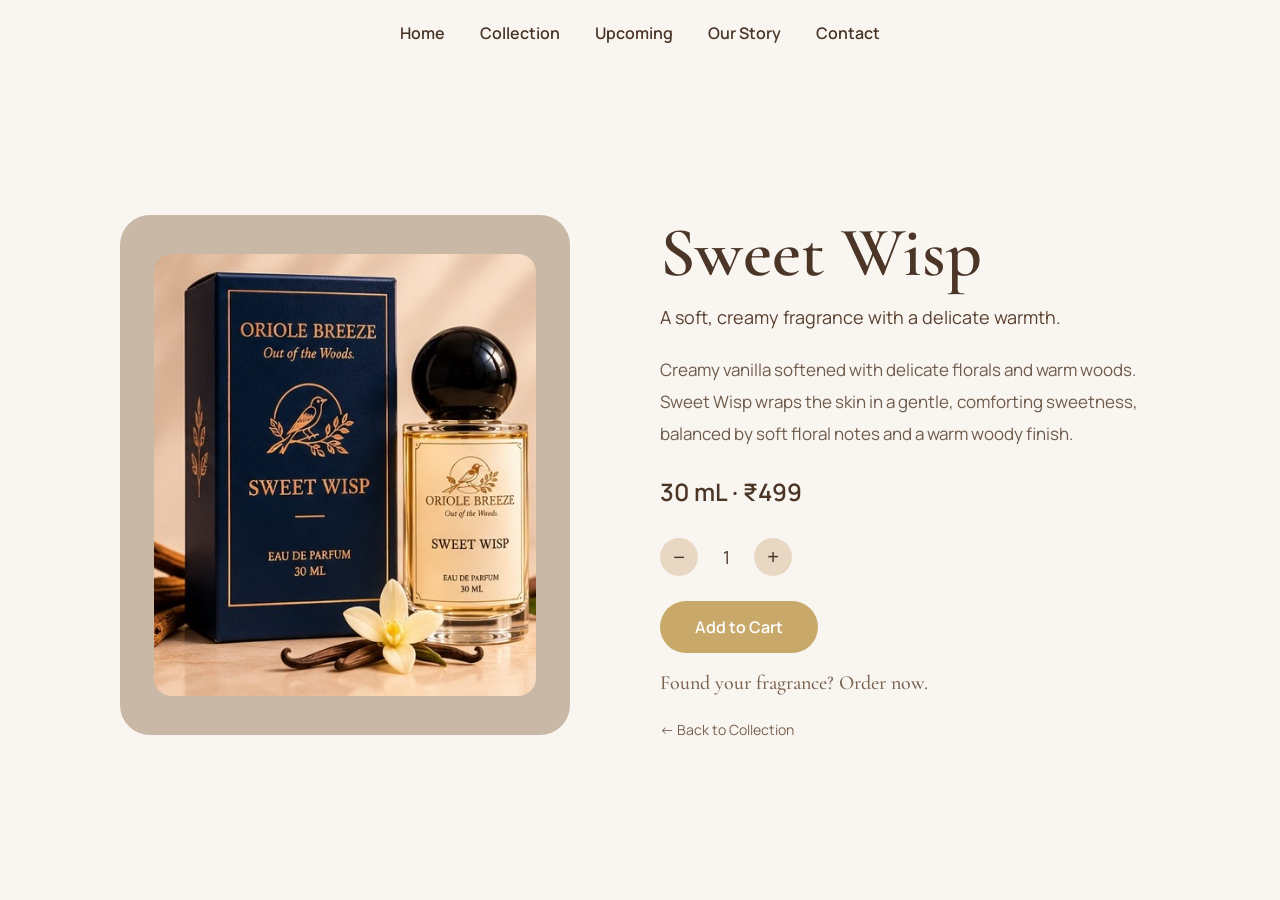
<file: Sweet-Wisp.html>
<!DOCTYPE html>
<html lang="en">

<head>

<meta charset="UTF-8">
<meta name="viewport" content="width=device-width, initial-scale=1.0">

<title>Sweet Wisp | Oriole Breeze</title>

<link rel="preconnect" href="https://fonts.googleapis.com">
<link rel="preconnect" href="https://fonts.gstatic.com" crossorigin>

<link href="https://fonts.googleapis.com/css2?family=Cormorant+Garamond:wght@400;500;600;700&family=Manrope:wght@300;400;500;600&display=swap" rel="stylesheet">

<link rel="stylesheet" href="style.css">

<style>

.product-page{
min-height:100vh;
padding:150px 9% 100px;
display:flex;
align-items:center;
justify-content:center;
gap:90px;
}

.product-image{
width:450px;
height:520px;
background:#C9B8A6;
border-radius:30px;
display:flex;
align-items:center;
justify-content:center;
overflow:hidden;
}

.product-image img{
width:85%;
height:85%;
object-fit:cover;
border-radius:18px;
}

.product-details{
max-width:500px;
}

.product-details h1{
font-family:'Cormorant Garamond',serif;
font-size:70px;
font-weight:600;
margin-bottom:10px;
}

.product-subtitle{
font-size:18px;
color:#5A4030;
margin-bottom:25px;
}

.product-description{
font-size:17px;
line-height:1.9;
color:#6f5a4b;
margin-bottom:25px;
}

.product-price{
font-size:24px;
font-weight:600;
margin-bottom:30px;
}

.quantity{
display:flex;
align-items:center;
gap:18px;
margin-bottom:25px;
}

.quantity button{
width:38px;
height:38px;
border:none;
border-radius:50%;
background:#E8D8C3;
color:#4A3527;
font-size:20px;
cursor:pointer;
}

.quantity span{
font-size:18px;
min-width:20px;
text-align:center;
}

.button{
display:inline-block;
padding:15px 35px;
background:#C8A96A;
color:white;
text-decoration:none;
border-radius:50px;
font-family:'Manrope',sans-serif;
font-size:16px;
font-weight:600;
border:none;
cursor:pointer;
transition:.3s;
}

.button:hover{
background:#4A3527;
transform:translateY(-3px);
}

.cart-message{
display:none;
margin-top:18px;
color:#6A805F;
font-size:15px;
}

.order-now{
display:block;
margin-top:18px;
color:#7b6250;
text-decoration:none;
font-family:'Cormorant Garamond',serif;
font-size:20px;
font-weight:500;
transition:.3s;
}

.order-now:hover{
color:#C8A96A;
}

.back{
display:inline-block;
margin-top:25px;
color:#7b6250;
text-decoration:none;
font-size:14px;
}

.back:hover{
color:#C8A96A;
}

@media(max-width:800px){

.product-page{
flex-direction:column;
padding:120px 7% 70px;
gap:50px;
}

.product-image{
width:90%;
height:450px;
}

.product-details h1{
font-size:55px;
}

}

</style>

</head>

<body>

<header>

<nav>

<ul>

<li><a href="index.html">Home</a></li>
<li><a href="index.html#collection">Collection</a></li>
<li><a href="index.html#upcoming">Upcoming</a></li>
<li><a href="index.html#story">Our Story</a></li>
<li><a href="index.html#contact">Contact</a></li>

</ul>

</nav>

</header>

<section class="product-page">

<div class="product-image">

<img src="sweet wisp.jpg" alt="Sweet Wisp">

</div>

<div class="product-details">

<h1>Sweet Wisp</h1>

<p class="product-subtitle">
A soft, creamy fragrance with a delicate warmth.
</p>

<p class="product-description">
Creamy vanilla softened with delicate florals and warm woods.
Sweet Wisp wraps the skin in a gentle, comforting sweetness,
balanced by soft floral notes and a warm woody finish.
</p>

<p class="product-price">
30 mL · ₹499
</p>

<div class="quantity">

<button onclick="changeQuantity(-1)">−</button>

<span id="quantity">1</span>

<button onclick="changeQuantity(1)">+</button>

</div>

<button class="button" onclick="addToCart()">
Add to Cart
</button>

<p class="cart-message" id="cartMessage">
Added to your cart ♡
</p>

<a href="cart.html" class="order-now">
Found your fragrance? Order now.
</a>

<a href="index.html#collection" class="back">
← Back to Collection
</a>

</div>

</section>

<script>

let quantity = 1;

function changeQuantity(amount){

quantity += amount;

if(quantity < 1){
quantity = 1;
}

document.getElementById("quantity").textContent = quantity;

}

function addToCart(){

let cart = JSON.parse(localStorage.getItem("orioleCart")) || [];

let existingItem = cart.find(item => item.name === "Sweet Wisp");

if(existingItem){

existingItem.quantity += quantity;

}else{

cart.push({
name:"Sweet Wisp",
price:499,
quantity:quantity
});

}

localStorage.setItem("orioleCart",JSON.stringify(cart));

document.getElementById("cartMessage").style.display = "block";

}

</script>

</body>
</html>
</file>
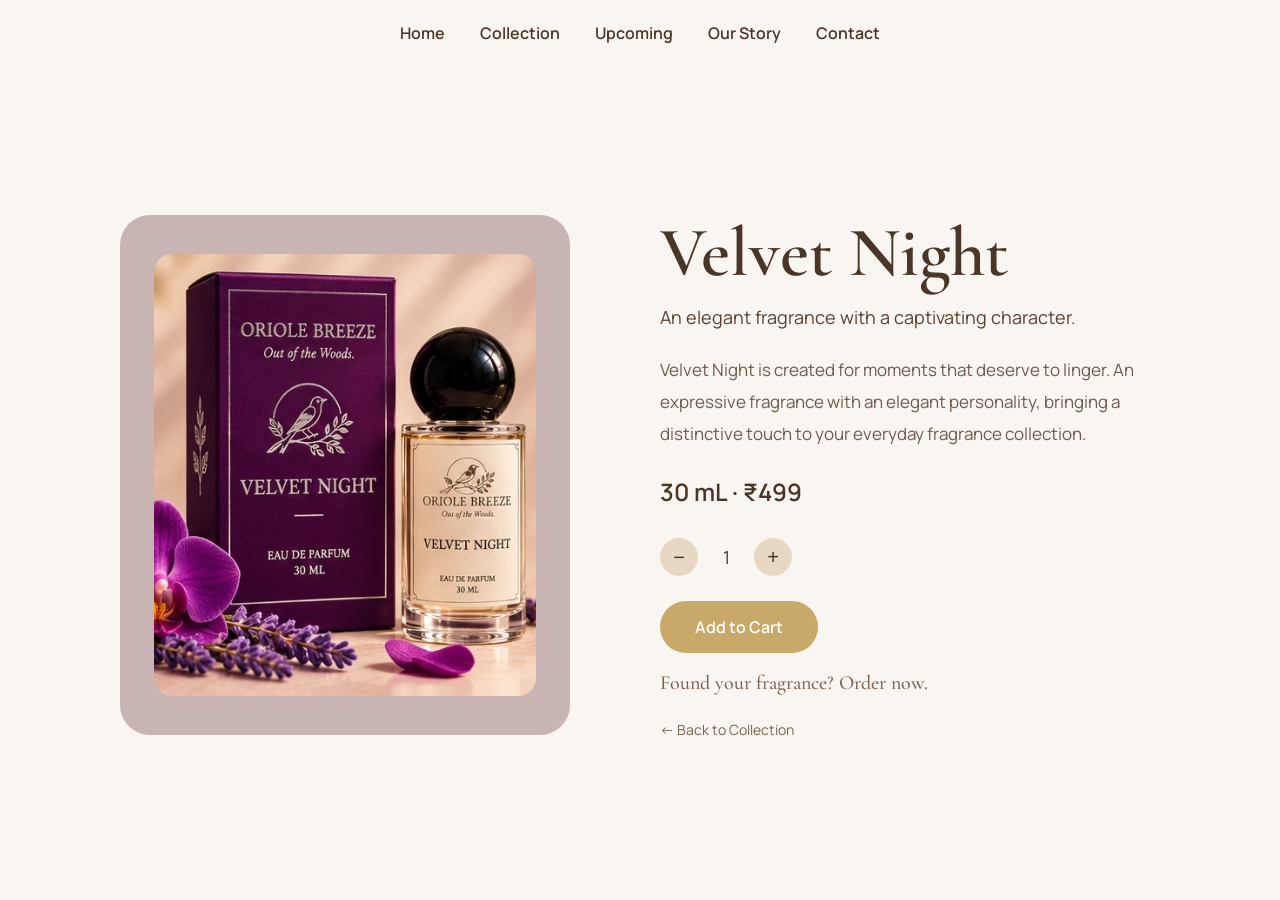
<file: Velvet-Night.html>
<!DOCTYPE html>
<html lang="en">

<head>
<meta charset="UTF-8">
<meta name="viewport" content="width=device-width, initial-scale=1.0">

<title>Velvet Night | Oriole Breeze</title>

<link rel="preconnect" href="https://fonts.googleapis.com">
<link rel="preconnect" href="https://fonts.gstatic.com" crossorigin>

<link href="https://fonts.googleapis.com/css2?family=Cormorant+Garamond:wght@400;500;600;700&family=Manrope:wght@300;400;500;600&display=swap" rel="stylesheet">

<link rel="stylesheet" href="style.css">

<style>

.product-page{
min-height:100vh;
padding:150px 9% 100px;
display:flex;
align-items:center;
justify-content:center;
gap:90px;
}

.product-image{
width:450px;
height:520px;
background:#C8B5B3;
border-radius:30px;
display:flex;
align-items:center;
justify-content:center;
overflow:hidden;
}

.product-image img{
width:85%;
height:85%;
object-fit:cover;
border-radius:18px;
}

.product-details{
max-width:500px;
}

.product-details h1{
font-family:'Cormorant Garamond',serif;
font-size:70px;
font-weight:600;
margin-bottom:10px;
}

.product-subtitle{
font-size:18px;
color:#5A4030;
margin-bottom:25px;
}

.product-description{
font-size:17px;
line-height:1.9;
color:#6f5a4b;
margin-bottom:25px;
}

.product-price{
font-size:24px;
font-weight:600;
margin-bottom:30px;
}

.quantity{
display:flex;
align-items:center;
gap:18px;
margin-bottom:25px;
}

.quantity button{
width:38px;
height:38px;
border:none;
border-radius:50%;
background:#E8D8C3;
color:#4A3527;
font-size:20px;
cursor:pointer;
}

.quantity span{
font-size:18px;
min-width:20px;
text-align:center;
}

.button{
display:inline-block;
padding:15px 35px;
background:#C8A96A;
color:white;
text-decoration:none;
border-radius:50px;
font-family:'Manrope',sans-serif;
font-size:16px;
font-weight:600;
border:none;
cursor:pointer;
transition:.3s;
}

.button:hover{
background:#4A3527;
transform:translateY(-3px);
}

.cart-message{
display:none;
margin-top:18px;
color:#6A805F;
font-size:15px;
}

.order-now{
display:block;
margin-top:18px;
color:#7b6250;
text-decoration:none;
font-family:'Cormorant Garamond',serif;
font-size:20px;
font-weight:500;
transition:.3s;
}

.order-now:hover{
color:#C8A96A;
}

.back{
display:inline-block;
margin-top:25px;
color:#7b6250;
text-decoration:none;
font-size:14px;
}

.back:hover{
color:#C8A96A;
}

@media(max-width:800px){
.product-page{
flex-direction:column;
padding:120px 7% 70px;
gap:50px;
}
.product-image{
width:90%;
height:450px;
}
.product-details h1{
font-size:55px;
}
}

</style>
</head>

<body>

<header>
<nav>
<ul>
<li><a href="index.html">Home</a></li>
<li><a href="index.html#collection">Collection</a></li>
<li><a href="index.html#upcoming">Upcoming</a></li>
<li><a href="index.html#story">Our Story</a></li>
<li><a href="index.html#contact">Contact</a></li>
</ul>
</nav>
</header>

<section class="product-page">

<div class="product-image">
<img src="velvet night.jpg" alt="Velvet Night perfume">
</div>

<div class="product-details">

<h1>Velvet Night</h1>

<p class="product-subtitle">
An elegant fragrance with a captivating character.
</p>

<p class="product-description">
Velvet Night is created for moments that deserve to linger.
An expressive fragrance with an elegant personality,
bringing a distinctive touch to your everyday fragrance collection.
</p>

<p class="product-price">
30 mL · ₹499
</p>

<div class="quantity">
<button onclick="changeQuantity(-1)">−</button>
<span id="quantity">1</span>
<button onclick="changeQuantity(1)">+</button>
</div>

<button class="button" onclick="addToCart()">
Add to Cart
</button>

<p class="cart-message" id="cartMessage">
Added to your cart ♡
</p>

<a href="cart.html" class="order-now">
Found your fragrance? Order now.
</a>

<a href="index.html#collection" class="back">
← Back to Collection
</a>

</div>
</section>

<script>

let quantity = 1;

function changeQuantity(amount){
quantity += amount;
if(quantity < 1){
quantity = 1;
}
document.getElementById("quantity").textContent = quantity;
}

function addToCart(){

let cart = JSON.parse(localStorage.getItem("orioleCart")) || [];

let existingItem = cart.find(item => item.name === "Velvet Night");

if(existingItem){
existingItem.quantity += quantity;
}else{
cart.push({
name:"Velvet Night",
price:499,
quantity:quantity
});
}

localStorage.setItem("orioleCart",JSON.stringify(cart));

document.getElementById("cartMessage").style.display = "block";

}

</script>

</body>
</html>
</file>
<file: style.css>
*{
    margin:0;
    padding:0;
    box-sizing:border-box;
}

html{
    scroll-behavior:smooth;
}

body{
    font-family:'Manrope',sans-serif;
    background:#F9F6F1;
    color:#4A3527;
}


/* =========================
   NAVIGATION
========================= */

nav{
    width:100%;
    padding:22px 9%;
    display:flex;
    justify-content:center;
    align-items:center;
    position:fixed;
    top:0;
    left:0;
    background:rgba(249,246,241,.92);
    backdrop-filter:blur(12px);
    z-index:1000;
}

nav ul{
    display:flex;
    gap:35px;
    align-items:center;
    list-style:none;
}

nav a{
    text-decoration:none;
    color:#4A3527;
    font-weight:600;
    transition:.35s;
}

nav a:hover{
    color:#C8A96A;
}


/* =========================
   HOME
========================= */

.hero{
    min-height:100vh;

    display:flex;
    justify-content:center;
    align-items:center;

    text-align:center;

    padding:100px 20px 70px;

    background:#EDE7DA;
}

.hero-text{
    max-width:800px;

    animation:fade 1.4s ease;

    position:relative;
    z-index:2;
}


/* =========================
   BOBO
========================= */

.hero-bobo{
    width:360px;
    height:360px;

    object-fit:contain;

    display:block;

    margin:0 auto 20px;
}


/* =========================
   HOME TEXT
========================= */

.hero h1{
    font-family:'Cormorant Garamond',serif;

    font-size:85px;
    font-weight:600;

    margin-bottom:15px;
}

.hero p{
    font-size:20px;

    line-height:1.8;

    margin-bottom:45px;
}


/* =========================
   BUTTON
========================= */

.button{
    display:inline-block;

    padding:16px 42px;

    background:#C8A96A;

    color:white;

    border-radius:50px;

    text-decoration:none;

    font-weight:600;

    transition:.4s;
}

.button:hover{
    background:#4A3527;

    transform:translateY(-5px);
}


/* =========================
   ANIMATION
========================= */

@keyframes fade{

    from{
        opacity:0;
        transform:translateY(35px);
    }

    to{
        opacity:1;
        transform:translateY(0);
    }

}


/* =========================
   COLLECTION
========================= */

.collection{
    padding:100px 9%;

    text-align:center;

    background:#F9F6F1;

    scroll-margin-top:90px;
}

.collection h2{
    font-size:42px;

    margin-bottom:15px;

    font-family:'Cormorant Garamond',serif;
}

.collection-intro{
    max-width:600px;

    margin:auto;

    color:#7b6250;
}


/* =========================
   PRODUCT CARDS
========================= */

.products{
    display:grid;

    grid-template-columns:repeat(4,minmax(0,1fr));

    gap:20px;

    max-width:1400px;

    margin:60px auto 0;
}

.card{
    min-height:520px;

    padding:20px 28px 35px;

    border-radius:20px;

    transition:.3s;

    display:flex;

    flex-direction:column;

    align-items:center;

    text-decoration:none;

    color:inherit;
}

.card:hover{
    transform:translateY(-10px);
}

.card img{
    width:100%;

    height:220px;

    object-fit:cover;

    border-radius:12px;

    margin-bottom:5px;
}

.card h3{
    margin-top:20px;

    font-size:24px;
}

.card p{
    line-height:1.7;

    margin:12px 0 18px;
}

.card strong{
    font-size:18px;

    font-weight:600;

    white-space:nowrap;

    margin-top:auto;
}

.view-details{
    margin-top:12px;

    font-size:14px;

    font-weight:600;
}


/* =========================
   SWEET WISP
========================= */

.sweet-wisp{
    background:#F3E8D5;

    color:#9A7048;
}

.sweet-wisp p{
    color:#9A7048;
}


/* =========================
   EBONY WIND
========================= */

.ebony-wind{
    background:#C9B8A6;

    color:#5A4030;
}

.ebony-wind p{
    color:#5A4030;
}


/* =========================
   DEW FALL
========================= */

.dew-fall{
    background:#DDE7E8;

    color:#55777C;
}

.dew-fall p{
    color:#55777C;
}


/* =========================
   JASMINE JAY
========================= */

.jasmine-jay{
    background:#D7E6D2;

    color:#587052;
}

.jasmine-jay p{
    color:#587052;
}


/* =========================
   UPCOMING RELEASES
========================= */

.upcoming{
    padding:120px 9%;

    background:#EDE7DA;

    text-align:center;

    scroll-margin-top:90px;
}

.upcoming h2{
    font-family:'Cormorant Garamond',serif;

    font-size:55px;

    font-weight:600;

    margin-bottom:60px;
}

.upcoming-products{
    display:grid;

    grid-template-columns:repeat(3,minmax(0,1fr));

    gap:35px;

    max-width:1250px;

    margin:0 auto;
}

.upcoming-card{
    min-height:500px;

    padding:25px 30px 40px;

    border-radius:24px;

    display:flex;

    flex-direction:column;

    align-items:center;

    justify-content:flex-start;

    transition:.3s;
}

.upcoming-card:hover{
    transform:translateY(-8px);
}

.upcoming-card img{
    width:100%;

    height:270px;

    object-fit:cover;

    border-radius:16px;

    margin-bottom:25px;
}

.upcoming-card h3{
    font-family:'Cormorant Garamond',serif;

    font-size:30px;

    margin-bottom:10px;
}

.upcoming-card p{
    line-height:1.7;

    margin-bottom:15px;
}

.upcoming-card strong{
    font-size:18px;

    font-weight:600;

    margin-top:auto;
}


/* =========================
   PETAL SHOW
========================= */

.petal-show{
    background:#EED9D8;

    color:#A35F68;
}

.petal-show p{
    color:#A35F68;
}


/* =========================
   LILAC LARK
========================= */

.lilac-lark{
    background:#E4DCEB;

    color:#74577F;
}

.lilac-lark p{
    color:#74577F;
}


/* =========================
   ROSETTA EMBER
========================= */

.rosetta-ember{
    background:#F0D4D2;

    color:#8A4F4B;
}

.rosetta-ember p{
    color:#8A4F4B;
}


/* =========================
   OUR STORY
========================= */

.story{
    padding:120px 20%;

    background:#F9F6F1;

    text-align:center;

    scroll-margin-top:90px;
}

.story-text{
    max-width:800px;

    margin:0 auto;
}

.story h2{
    font-family:'Cormorant Garamond',serif;

    font-size:60px;

    font-weight:600;

    margin-bottom:50px;
}

.story h3{
    font-family:'Cormorant Garamond',serif;

    font-size:30px;

    font-weight:600;

    line-height:1.4;

    margin:50px 0 25px;
}

.story p{
    font-family:'Manrope',sans-serif;

    font-size:17px;

    line-height:2;

    color:#6f5a4b;

    margin-bottom:30px;
}

.story em{
    font-style:italic;
}


/* =========================
   CONTACT
========================= */

.contact{
    padding:120px 12%;

    background:#F9F6F1;

    text-align:left;

    scroll-margin-top:90px;
}

.contact h2{
    font-family:'Cormorant Garamond',serif;

    font-size:55px;

    font-weight:600;

    margin-bottom:20px;
}

.contact-intro{
    max-width:550px;

    font-size:17px;

    line-height:1.8;

    color:#6f5a4b;

    margin-bottom:45px;
}

.contact-details{
    display:block;
}

.contact-details p{
    margin:8px 0 30px;

    font-size:16px;

    color:#7b6250;
}

.contact-details strong{
    display:block;

    font-family:'Cormorant Garamond',serif;

    font-size:25px;

    font-weight:600;

    color:#4A3527;

    margin-bottom:5px;
}

.contact-details a{
    color:#5A4030;

    text-decoration:underline;

    text-underline-offset:4px;
}

.contact-details a:hover{
    color:#C8A96A;
}


/* =========================
   MOBILE
========================= */

@media(max-width:1100px){

    .products{
        grid-template-columns:repeat(2,minmax(0,1fr));
    }

    .upcoming-products{
        grid-template-columns:repeat(2,minmax(0,1fr));
    }

}


@media(max-width:600px){

    nav ul{
        gap:15px;

        flex-wrap:wrap;
    }

    nav{
        padding:18px 5%;
    }

    .hero{
        padding:110px 20px 70px;
    }

    .hero-bobo{
        width:300px;
        height:300px;
    }

    .hero h1{
        font-size:55px;
    }

    .hero p{
        font-size:17px;
    }

    .collection{
        padding:90px 6%;
    }

    .collection h2{
        font-size:38px;
    }

    .products{
        grid-template-columns:1fr;
    }

    .card{
        width:100%;
    }

    .story{
        padding:100px 10%;
    }

    .story h2{
        font-size:48px;
    }

    .upcoming{
        padding:90px 6%;
    }

    .upcoming h2{
        font-size:45px;
    }

    .upcoming-products{
        grid-template-columns:1fr;
    }

    .upcoming-card{
        width:100%;
    }

    .contact{
        padding:90px 10%;
    }

    .contact h2{
        font-size:48px;
    }
    /* =========================
   RESTORE BOBO SIZE
========================= */

.hero-bobo{
    width:360px !important;
    height:360px !important;
    max-width:360px !important;
    max-height:360px !important;
    object-fit:contain !important;
    display:block !important;
    margin:0 auto 20px !important;
}

}
</file>
